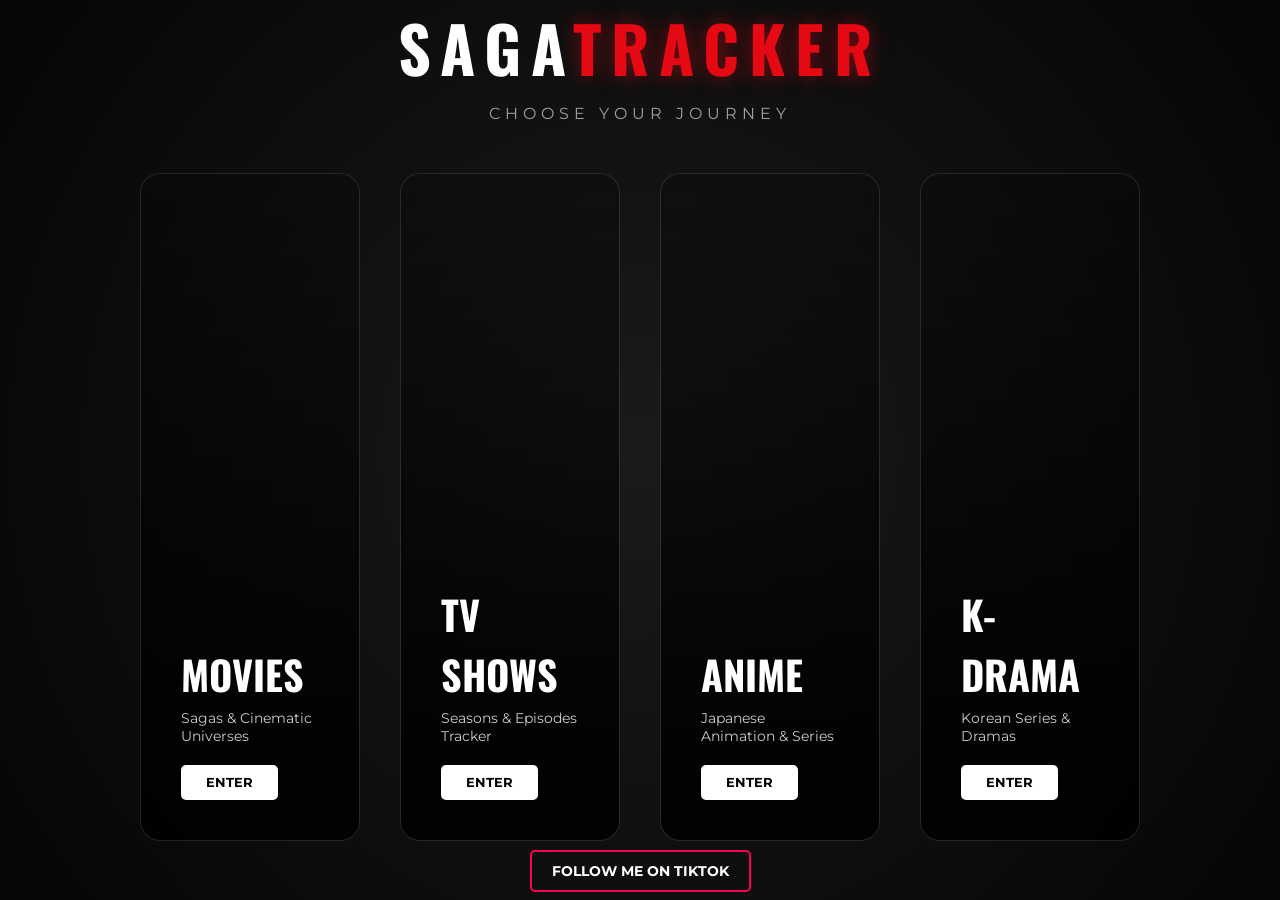
<file: index.html>
<!DOCTYPE html>
<html lang="fr">
<head>
    <meta charset="UTF-8">
    <meta name="viewport" content="width=device-width, initial-scale=1.0">
    <title>Saga Tracker | Select Experience</title>
    <link rel="stylesheet" href="style.css">
    <link href="https://fonts.googleapis.com/css2?family=Oswald:wght@700&family=Montserrat:wght@400;700&display=swap" rel="stylesheet">
</head>
<body>
    <div class="portal-container">
        <header class="portal-header">
            <h1 class="portal-title">SAGA<span class="highlight">TRACKER</span></h1>
            <p class="portal-subtitle">CHOOSE YOUR JOURNEY</p>
        </header>
        
        <div class="portal-grid">
            <a href="movies.html" class="portal-card movies">
                <div class="card-overlay"></div>
                <div class="card-content">
                    <h2>MOVIES</h2>
                    <p>Sagas & Cinematic Universes</p>
                    <div class="btn-enter">ENTER</div>
                </div>
            </a>

            <a href="series.html" class="portal-card series">
                <div class="card-overlay"></div>
                <div class="card-content">
                    <h2>TV SHOWS</h2>
                    <p>Seasons & Episodes Tracker</p>
                    <div class="btn-enter">ENTER</div>
                </div>
            </a>

            <a href="anime.html" class="portal-card anime">
                <div class="card-overlay"></div>
                <div class="card-content">
                    <h2>ANIME</h2>
                    <p>Japanese Animation & Series</p>
                    <div class="btn-enter">ENTER</div>
                </div>
            </a>

            <a href="kdrama.html" class="portal-card kdrama">
                <div class="card-overlay"></div>
                <div class="card-content">
                    <h2>K-DRAMA</h2>
                    <p>Korean Series & Dramas</p>
                    <div class="btn-enter">ENTER</div>
                </div>
            </a>
        </div>

        <footer class="portal-footer">
            <a href="https://www.tiktok.com/@salma.stf?_r=1&_t=ZN-94hbwpnwQeU" target="_blank" class="tiktok-link">
                FOLLOW ME ON TIKTOK
            </a>
        </footer>
    </div>
</body>
</html>
</file>
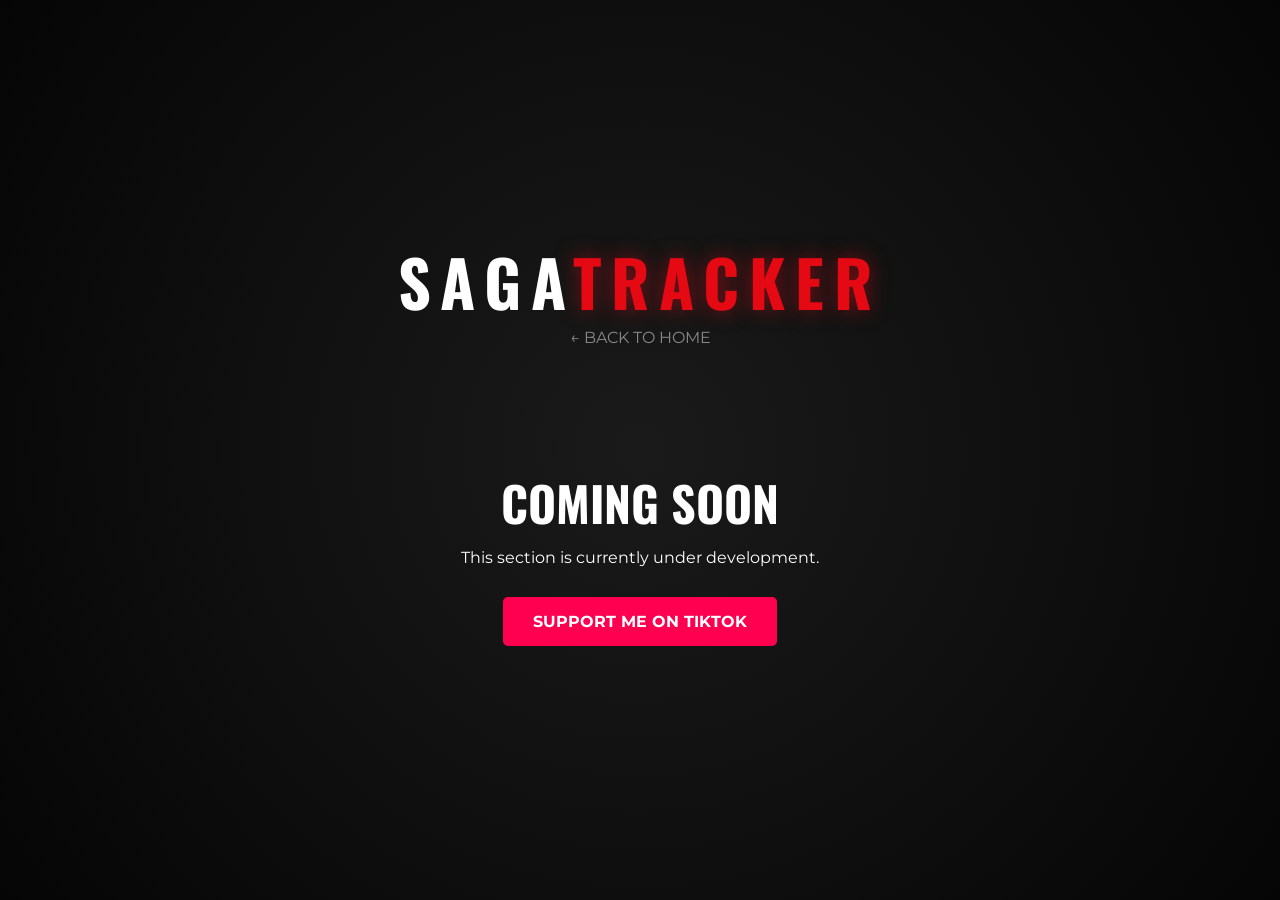
<file: anime.html>
<!DOCTYPE html>
<html lang="en">
<head>
    <meta charset="UTF-8">
    <meta name="viewport" content="width=device-width, initial-scale=1.0">
    <title>Saga Tracker | Coming Soon</title>
    <link rel="stylesheet" href="style.css">
    <link rel="stylesheet" href="coming-soon.css"> <link href="https://fonts.googleapis.com/css2?family=Oswald:wght@700&family=Montserrat:wght@400;700&display=swap" rel="stylesheet">
</head>
<body>
    <div class="portal-container">
        <header class="portal-header">
            <h1 class="portal-title">SAGA<span class="highlight">TRACKER</span></h1>
            <a href="index.html" class="back-link">← BACK TO HOME</a>
        </header>

        <main class="coming-soon-content">
            <h2>COMING SOON</h2>
            <p>This section is currently under development.</p>
            
            <a href="https://www.tiktok.com/@salma.stf?_r=1&_t=ZN-94hbwpnwQeU" target="_blank" class="tiktok-btn">
                SUPPORT ME ON TIKTOK
            </a>
        </main>
    </div>
</body>
</html>

        </main>

    <script src="script-series.js"></script>
</body>
</html>
</file>
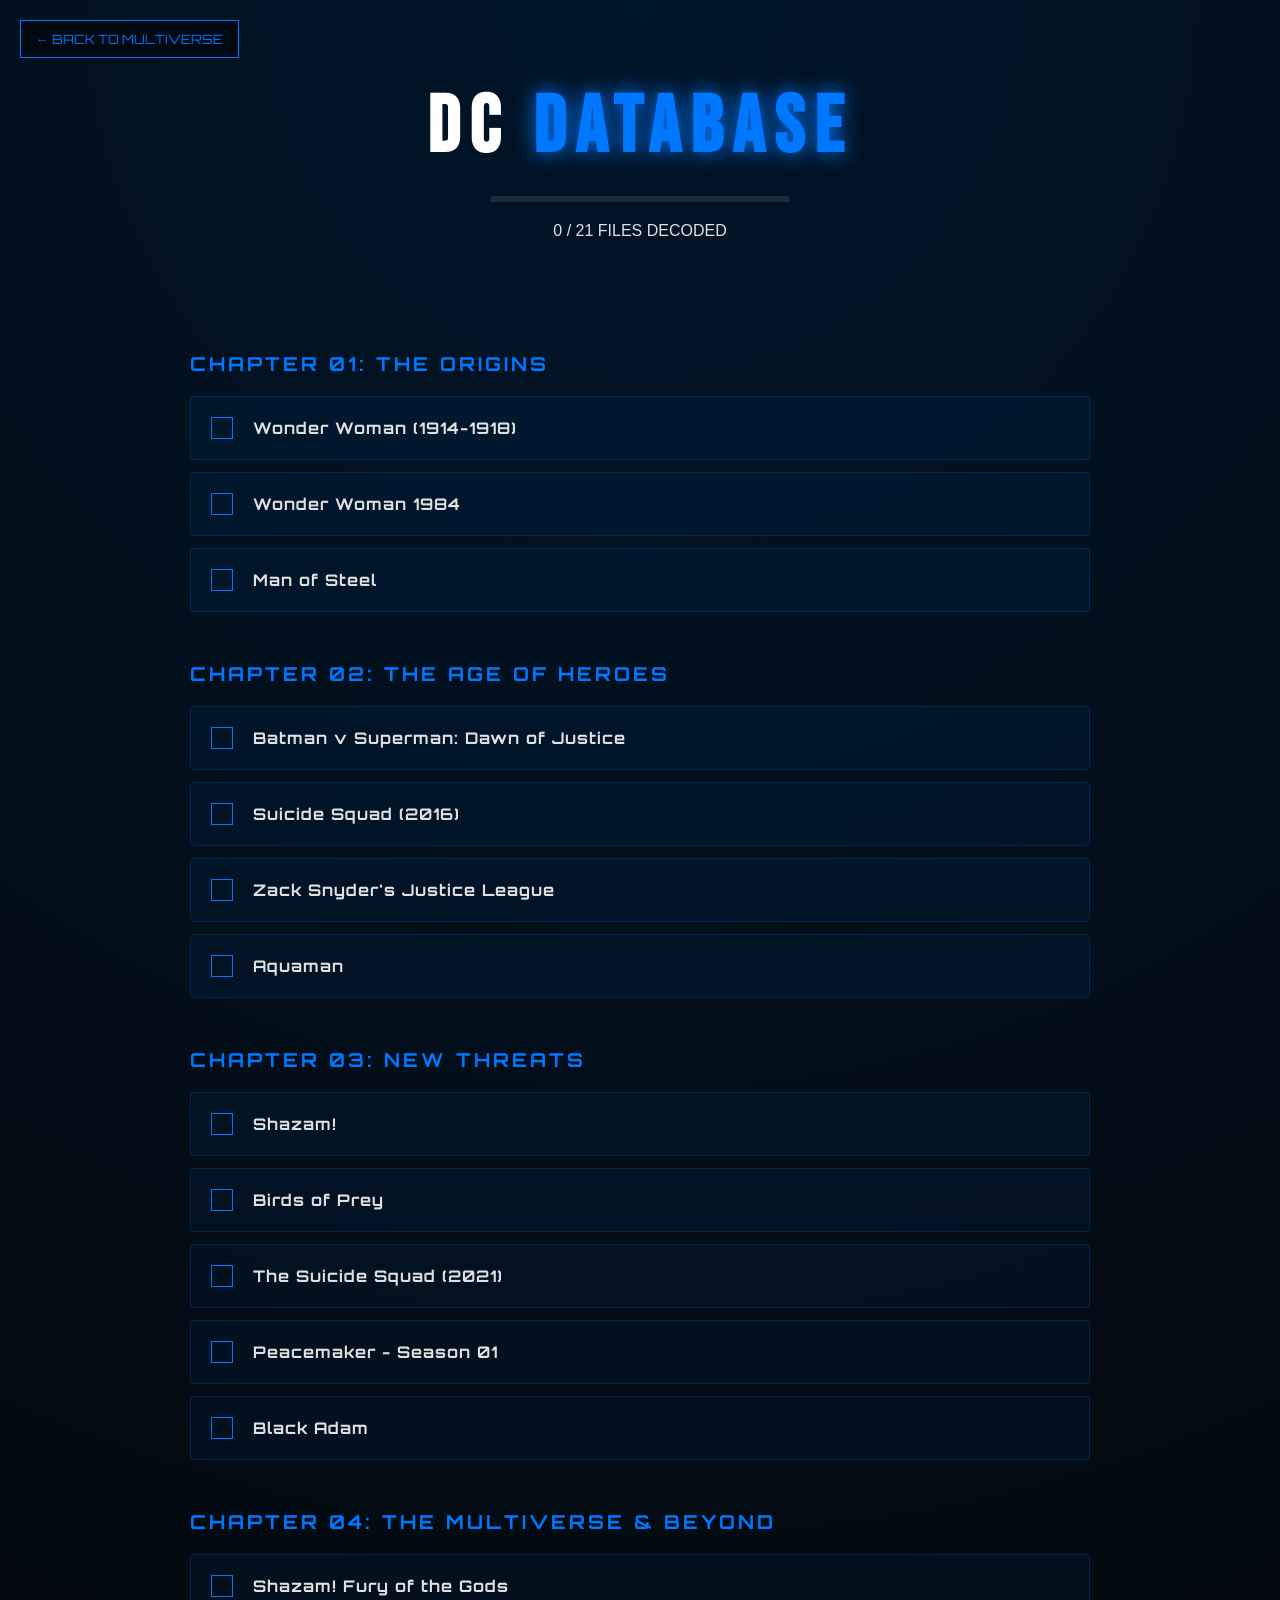
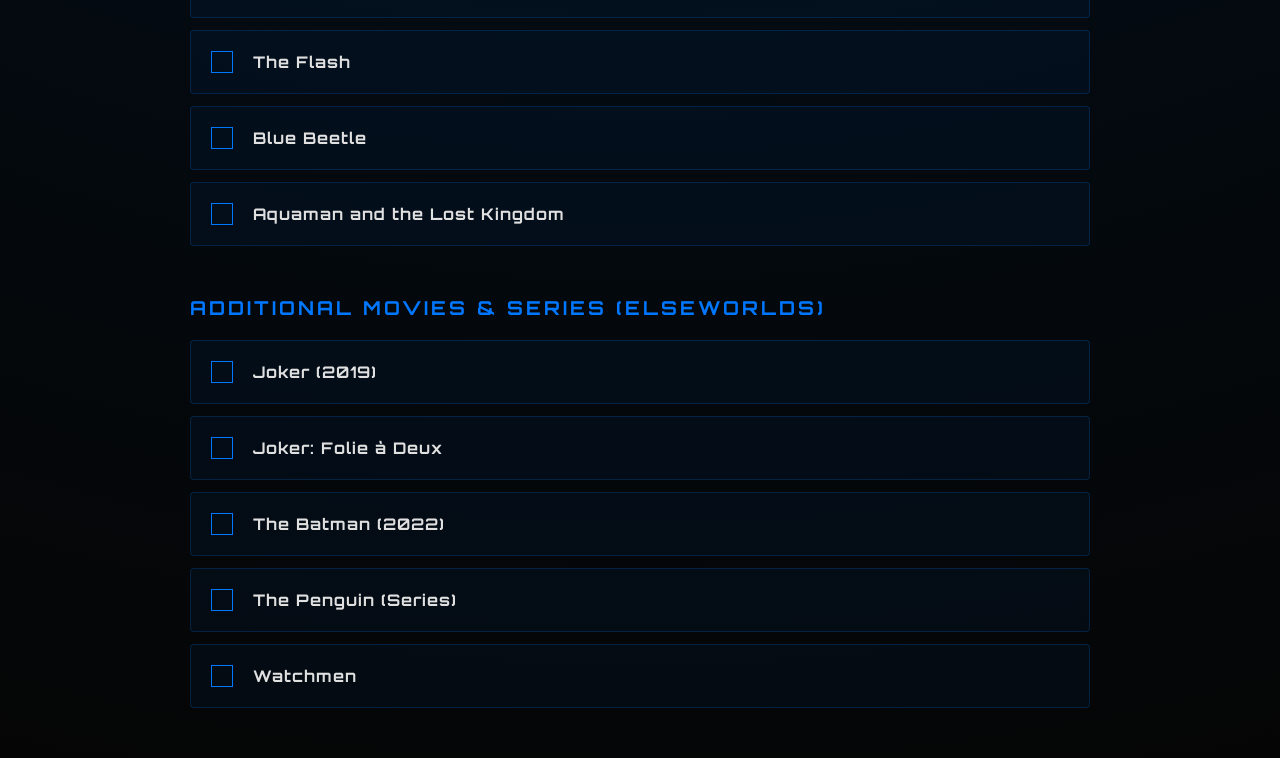
<file: dc.html>
<!DOCTYPE html>
<html lang="fr">
<head>
    <meta charset="UTF-8">
    <meta name="viewport" content="width=device-width, initial-scale=1.0">
    <title>DC Chronology | Database</title>
    <link rel="stylesheet" href="dc.css">
    <link href="https://fonts.googleapis.com/css2?family=Bebas+Neue&family=Orbitron:wght@400;700&display=swap" rel="stylesheet">
</head>
<body class="dc-body">
    <a href="movies.html" class="back-button">← BACK TO MULTIVERSE</a>

    <header class="dc-header">
        <div class="scanner-line"></div> <h1>DC <span class="highlight">DATABASE</span></h1>
        <div class="global-progress-bar">
            <div id="progress-fill" class="fill"></div>
        </div>
        <p id="movies-count">0 / 0 FILES DECODED</p>
    </header>

    <main id="timeline-container"></main>

    <script src="script-dc.js"></script>
</body>
</html>
</file>
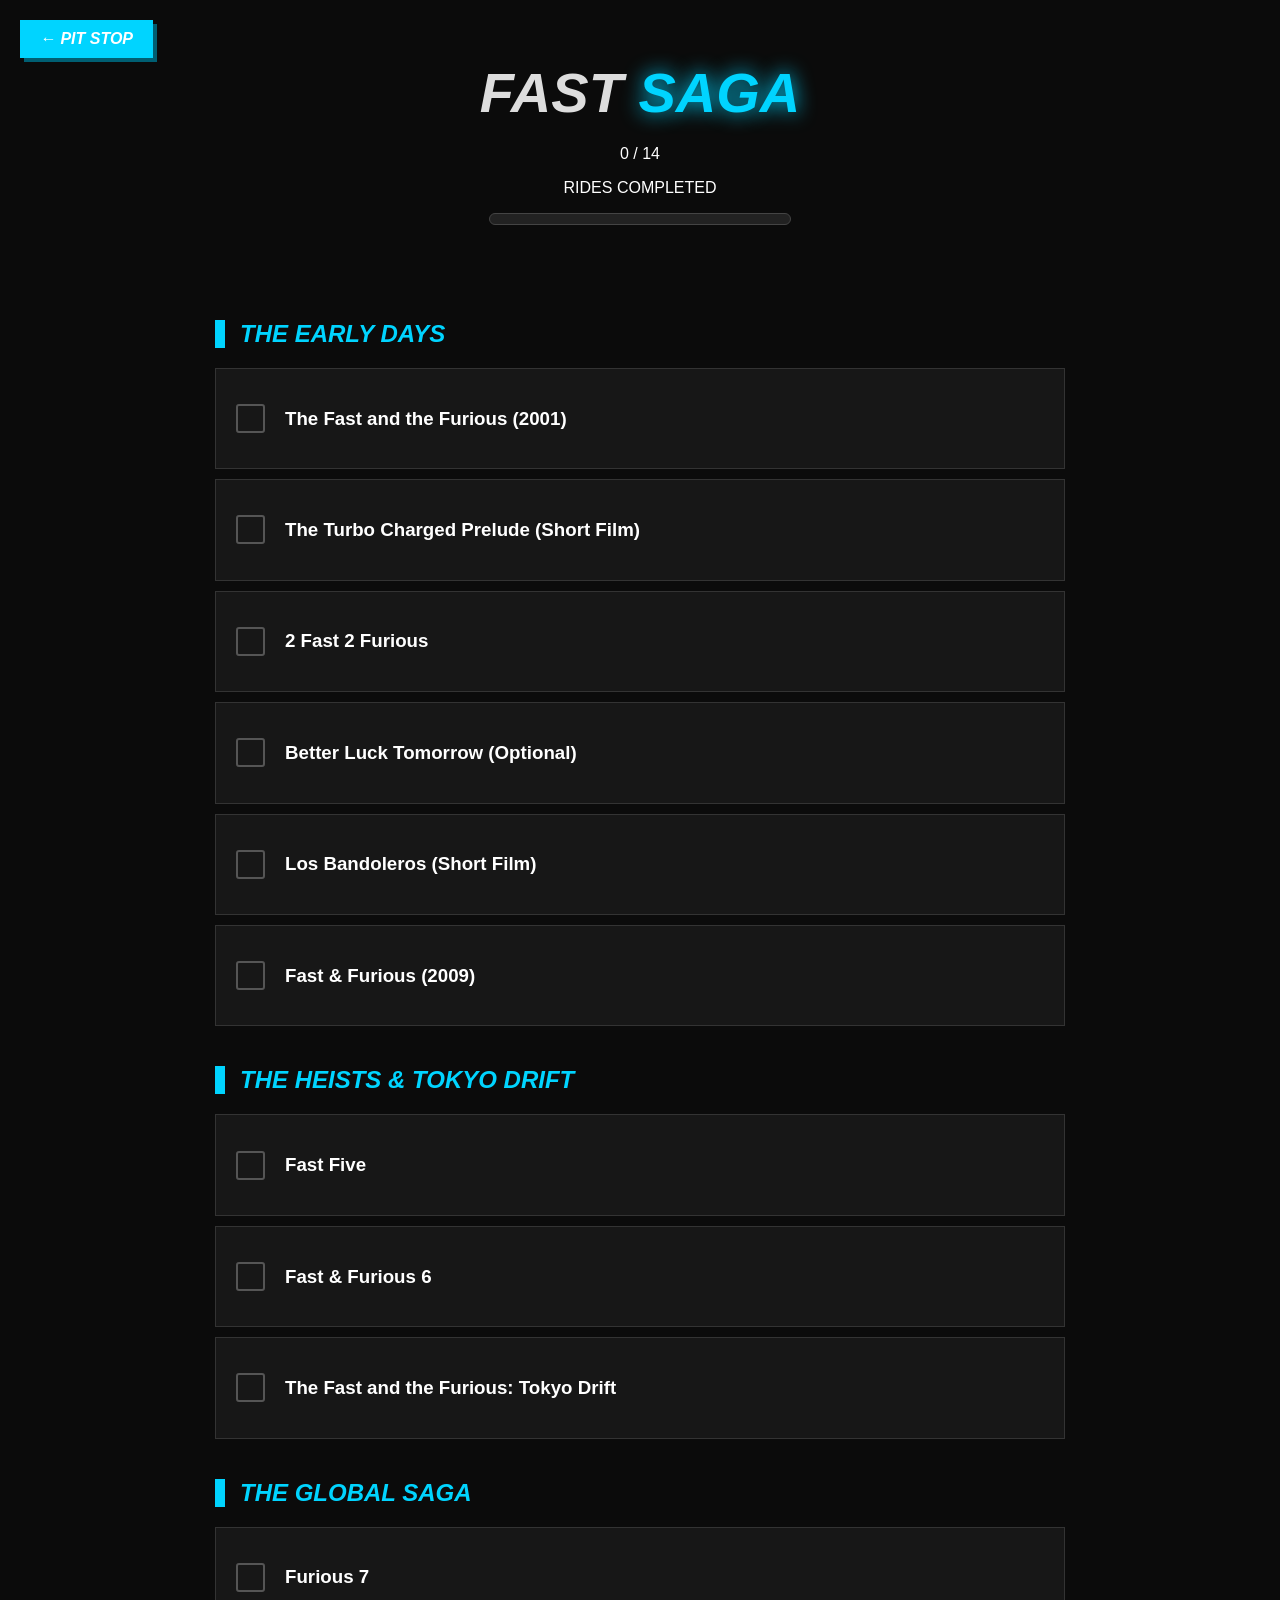
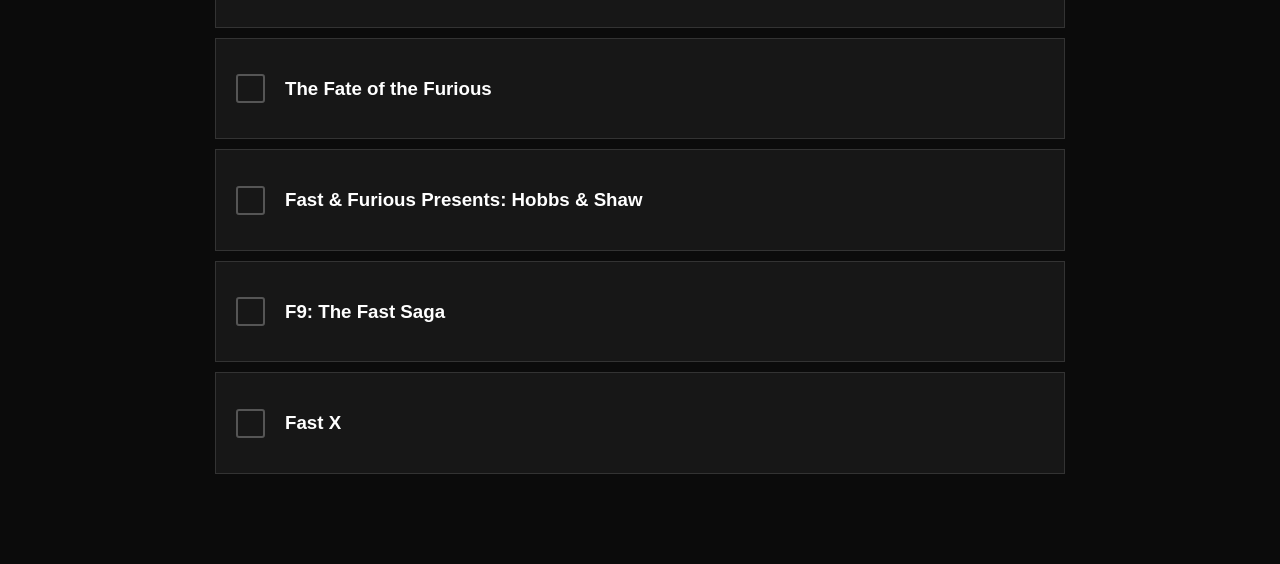
<file: fast.html>
<!DOCTYPE html>
<html lang="fr">
<head>
    <meta charset="UTF-8">
    <meta name="viewport" content="width=device-width, initial-scale=1.0">
    <title>Fast Saga | Timeline</title>
    <link rel="stylesheet" href="fast.css">
</head>
<body class="fast-body">
    <a href="movies.html" class="back-button">← PIT STOP</a>

    <header class="fast-header">
        <h1>FAST <span class="nitro">SAGA</span></h1>
        <div class="dashboard">
            <div class="gauge">
                <span id="movies-count">0/0</span>
                <p>RIDES COMPLETED</p>
            </div>
            <div class="progress-container">
                <div id="progress-fill" class="nitro-bar"></div>
            </div>
        </div>
    </header>

    <main id="timeline-container"></main>

    <script src="script-fast.js"></script>
</body>
</html>
</file>
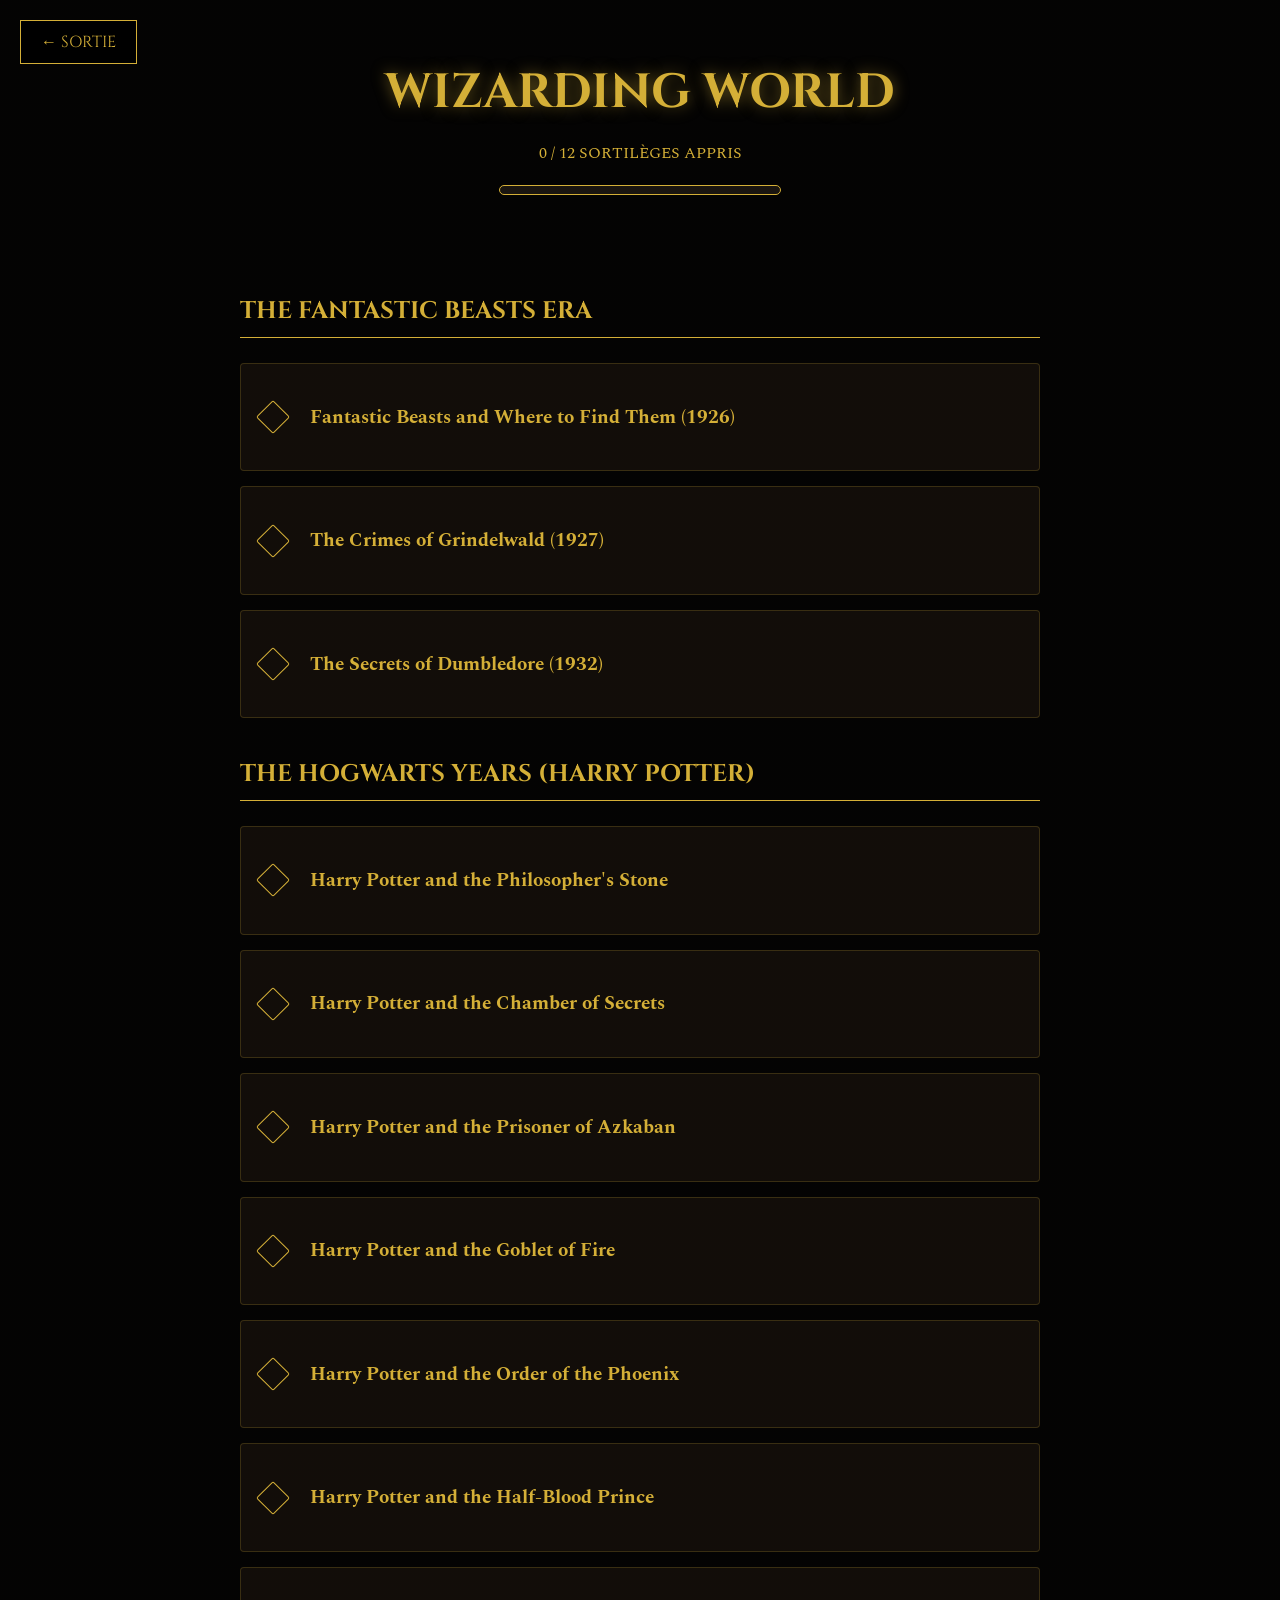
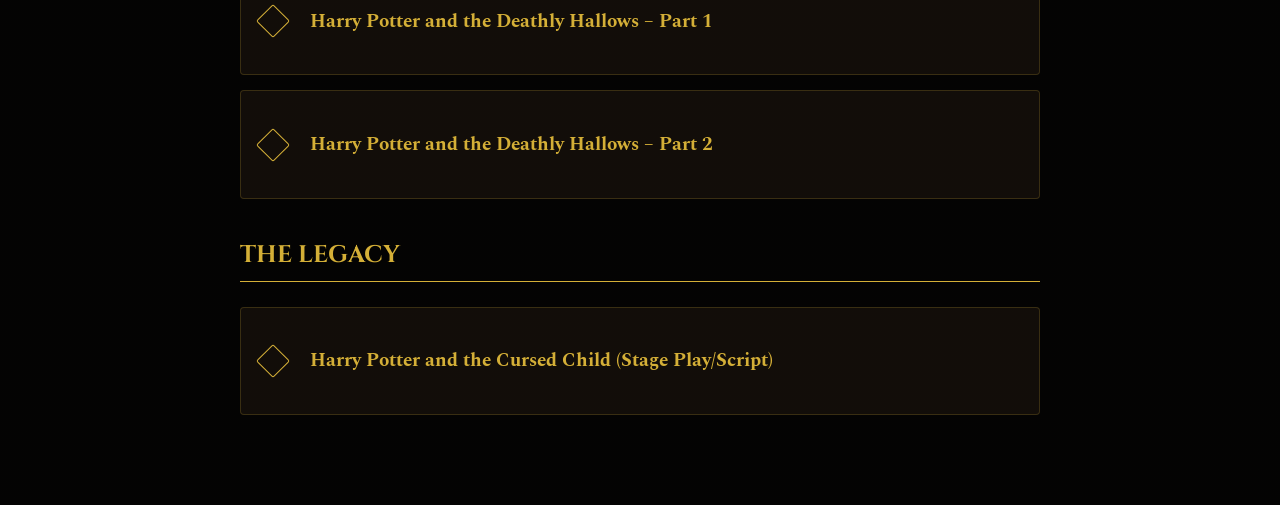
<file: harrypotter.html>
<!DOCTYPE html>
<html lang="fr">
<head>
    <meta charset="UTF-8">
    <meta name="viewport" content="width=device-width, initial-scale=1.0">
    <title>Wizarding World | Timeline</title>
    <link rel="stylesheet" href="harrypotter.css">
    <link href="https://fonts.googleapis.com/css2?family=Cinzel:wght@400;700&family=Spectral:italic,wght@400;700&display=swap" rel="stylesheet">
</head>
<body class="hp-body">
    <a href="movies.html" class="back-button">← SORTIE</a>

    <header class="hp-header">
        <h1>WIZARDING <span class="magic">WORLD</span></h1>
        <div class="hp-stats">
            <p id="movies-count">0 / 0 SORTILÈGES APPRIS</p>
            <div class="hp-progress-bar">
                <div id="progress-fill" class="fill"></div>
            </div>
        </div>
    </header>

    <main id="timeline-container"></main>

    <script src="script-hp.js"></script>
</body>
</html>
</file>
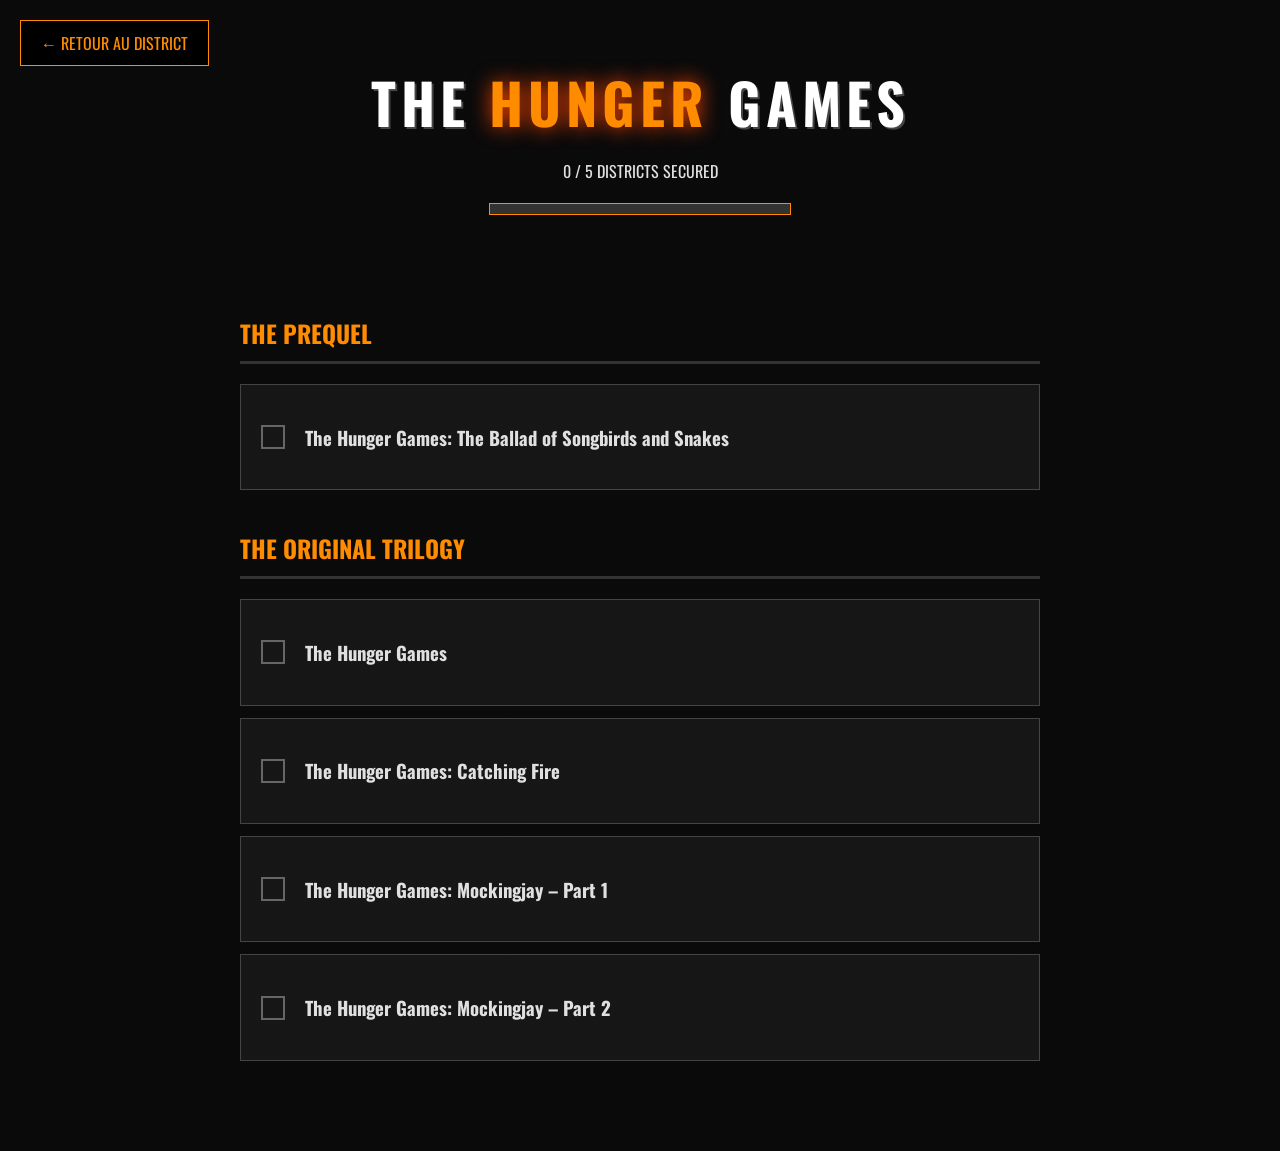
<file: hunger.html>
<!DOCTYPE html>
<html lang="fr">
<head>
    <meta charset="UTF-8">
    <meta name="viewport" content="width=device-width, initial-scale=1.0">
    <title>Hunger Games | Panem Archives</title>
    <link rel="stylesheet" href="hunger.css">
    <link href="https://fonts.googleapis.com/css2?family=Oswald:wght@400;700&display=swap" rel="stylesheet">
</head>
<body class="hg-body">
    <a href="movies.html" class="back-button">← RETOUR AU DISTRICT</a>

    <header class="hg-header">
        <h1>THE <span class="fire">HUNGER</span> GAMES</h1>
        <div class="hg-stats">
            <p id="movies-count">0 / 0 DISTRICTS SECURED</p>
            <div class="hg-progress-bar">
                <div id="progress-fill" class="fill"></div>
            </div>
        </div>
    </header>

    <main id="timeline-container"></main>

    <script src="script-hunger.js"></script>
</body>
</html>
</file>
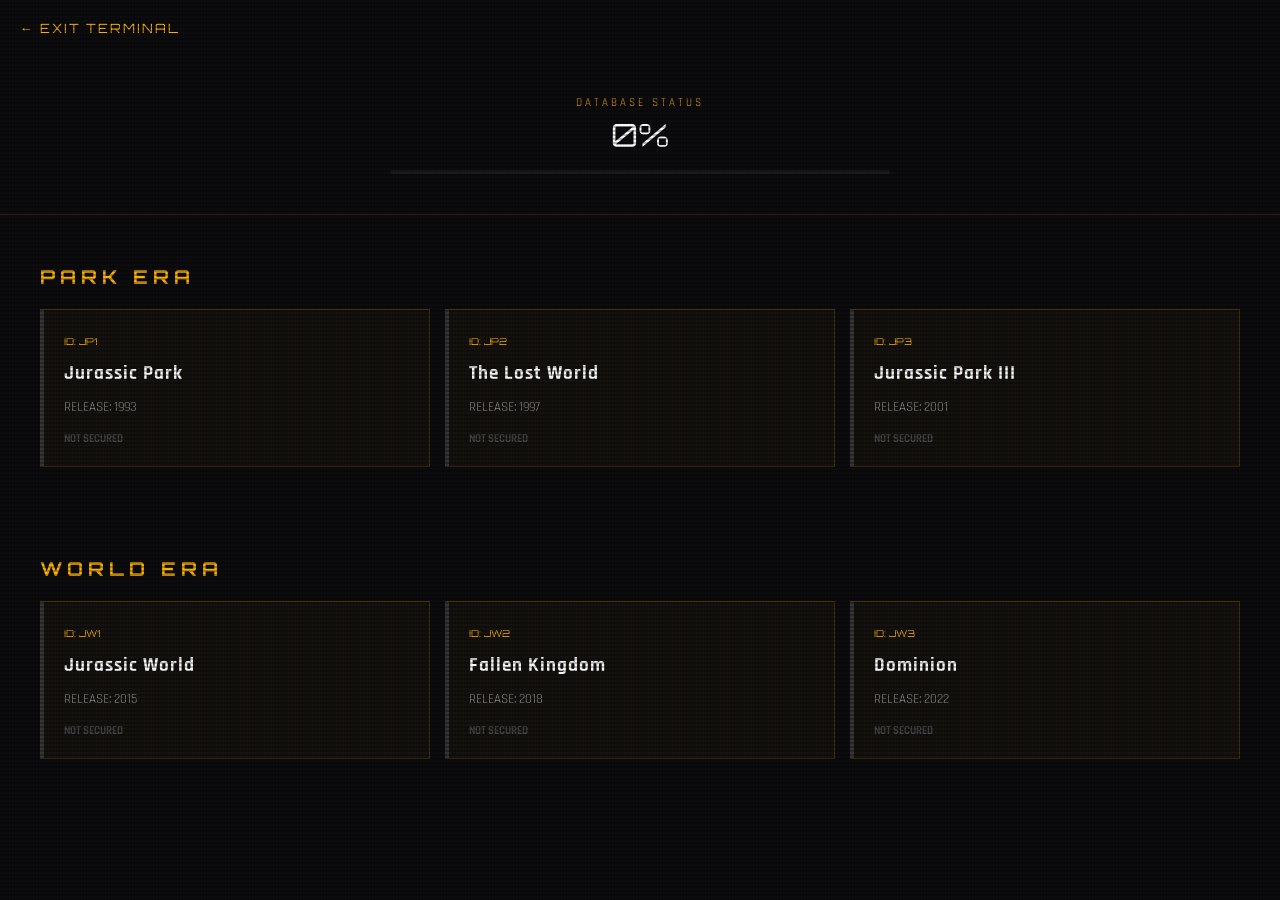
<file: jurassic.html>
<!DOCTYPE html>
<html lang="en">
<head>
    <meta charset="UTF-8">
    <meta name="viewport" content="width=device-width, initial-scale=1.0">
    <title>InGen | Jurassic Tracker</title>
    <link rel="stylesheet" href="jurassic.css">
    <link href="https://fonts.googleapis.com/css2?family=Orbitron:wght@400;700&family=Rajdhani:wght@300;500;700&display=swap" rel="stylesheet">
</head>
<body>
    <div class="scanline"></div>
    <a href="movies.html" class="back-link">← EXIT TERMINAL</a>

    <header>
        <div class="header-content">
            <div class="global-stats">
                <div class="stat-item">
                    <span class="label">DATABASE STATUS</span>
                    <span id="final-percentage" class="value">0%</span>
                </div>
                <div class="progress-wrapper">
                    <div id="main-bar" class="progress-fill"></div>
                </div>
            </div>
        </div>
    </header>

    <main id="timeline-container"></main>

    <script src="script-jurassic.js"></script>
</body>
</html>
</file>
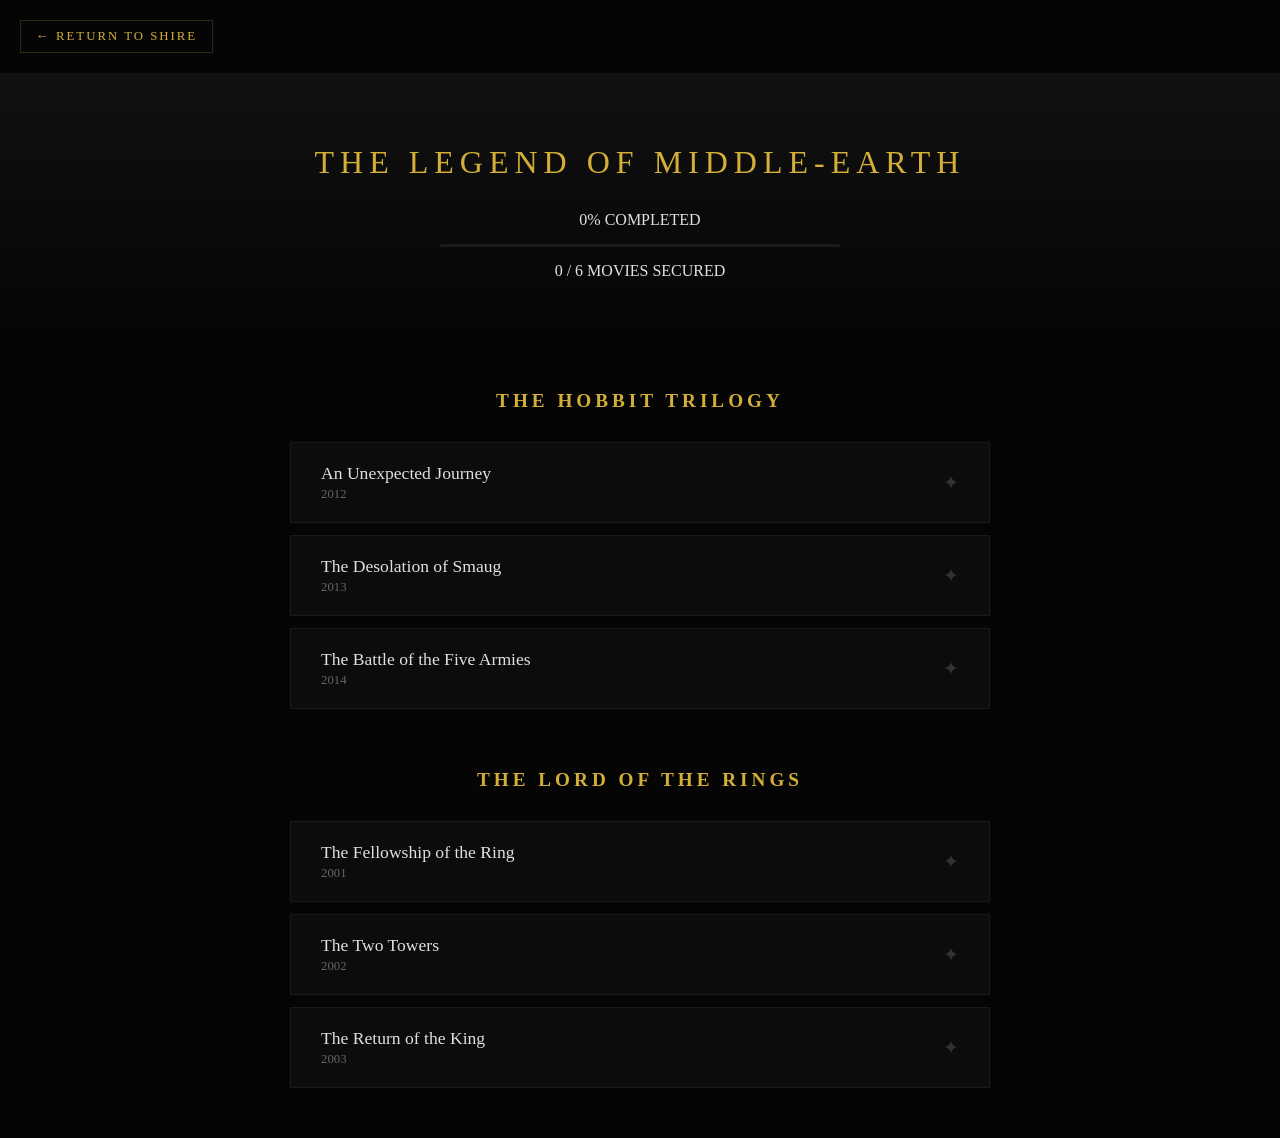
<file: lotr.html>
<!DOCTYPE html>
<html lang="en">
<head>
    <meta charset="UTF-8">
    <meta name="viewport" content="width=device-width, initial-scale=1.0">
    <title>Middle-Earth Tracker</title>
    <link rel="stylesheet" href="lotr.css">
</head>
<body>
    <a href="movies.html" class="back-link">← RETURN TO SHIRE</a>

    <header>
        <div class="header-content">
            <h1 class="main-title">THE LEGEND OF MIDDLE-EARTH</h1>
            <div class="progress-container">
                <span id="final-percentage">0% COMPLETED</span>
                <div class="bar-bg"><div id="main-bar"></div></div>
                <span id="final-count">0 / 6 MOVIES</span>
            </div>
        </div>
    </header>

    <main id="timeline-container"></main>

    <script src="script-lotr.js"></script>
</body>
</html>
</file>
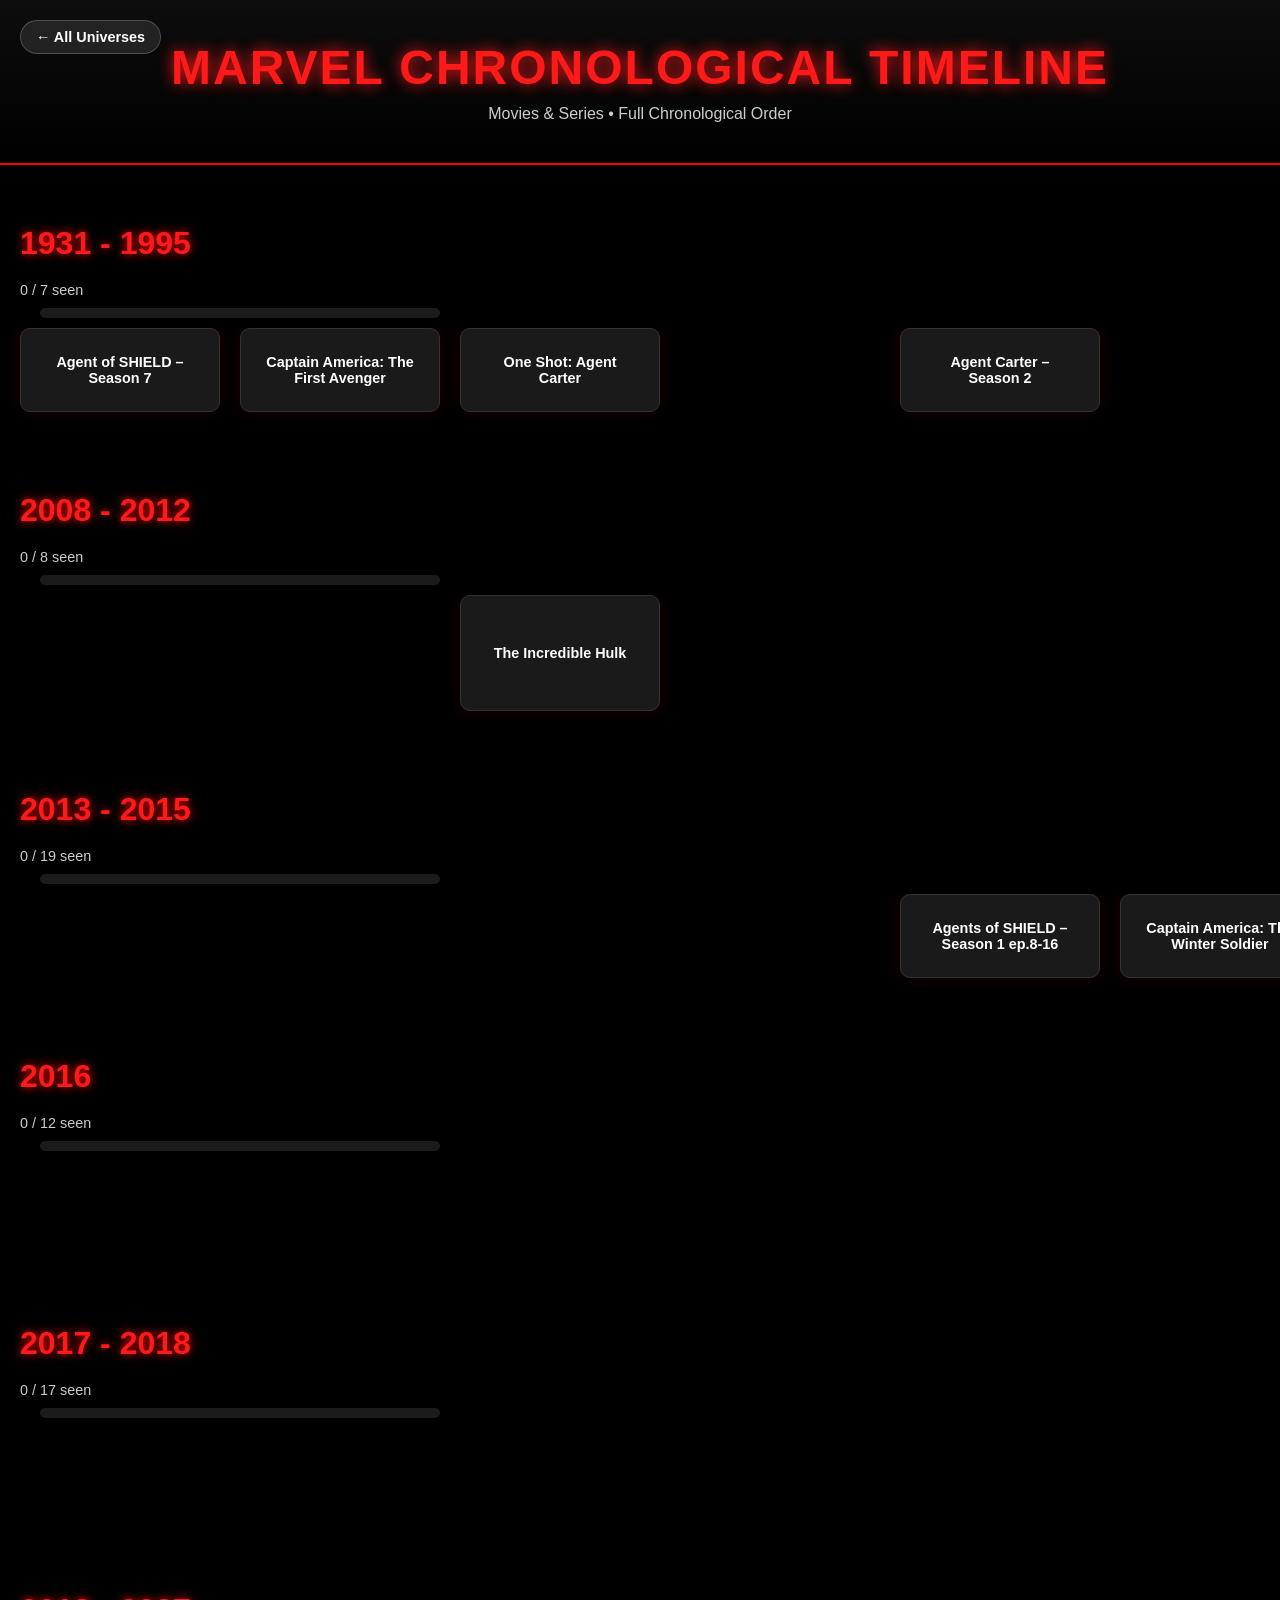
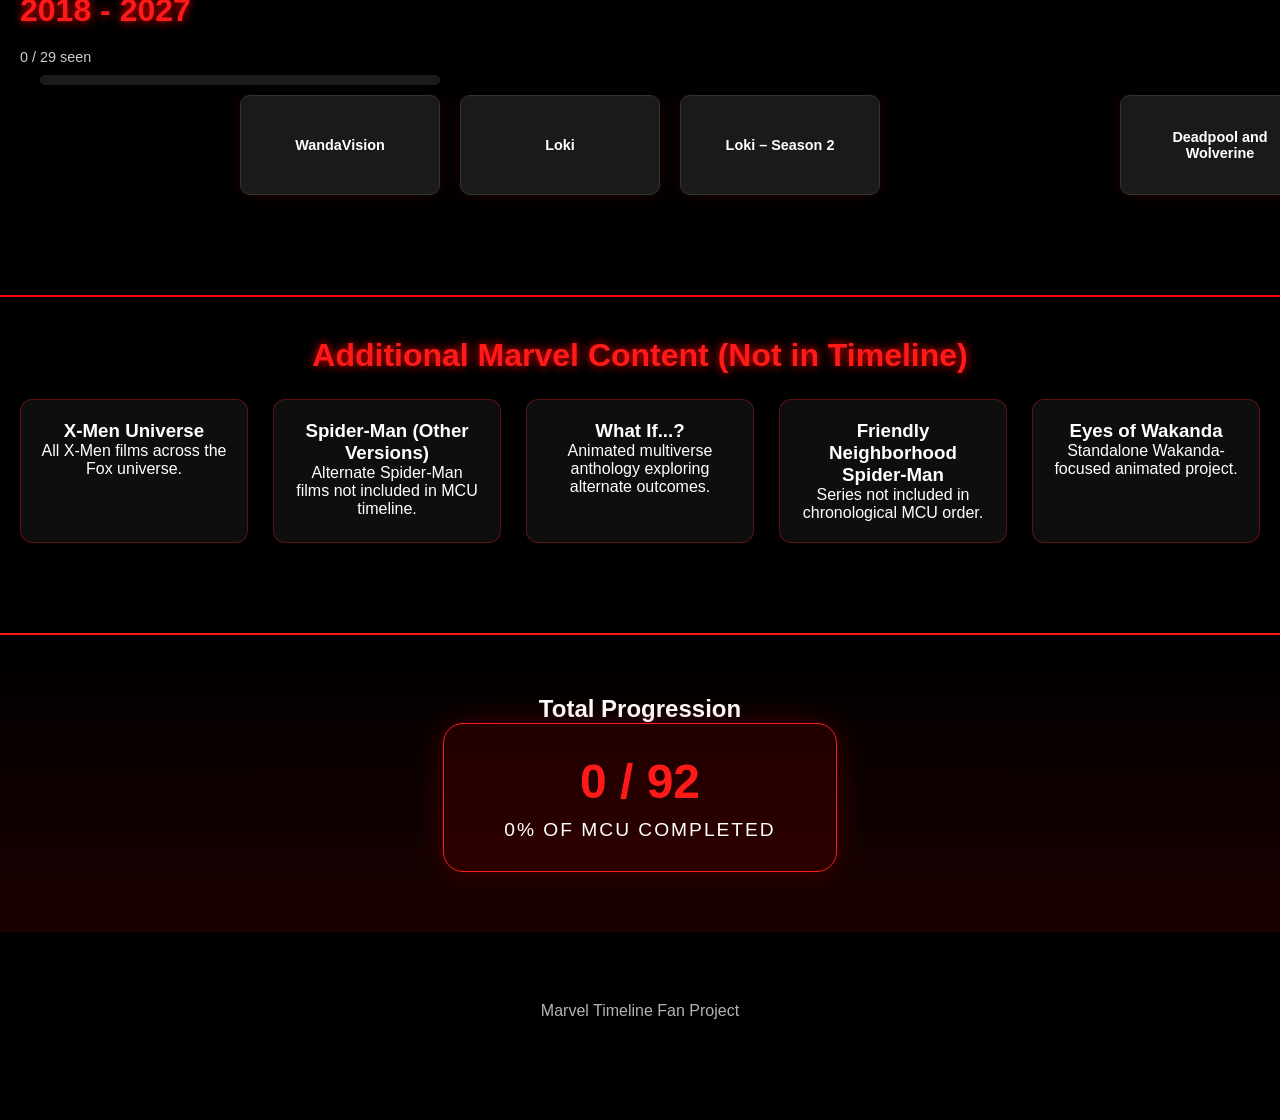
<file: marvel.html>
<!DOCTYPE html>
<html lang="en">
<head>
    <meta charset="UTF-8" />
    <meta name="viewport" content="width=device-width, initial-scale=1.0" />
    <title>Marvel Cinematic Timeline</title>
    <link rel="stylesheet" href="marvel.css" />
</head>
<body>
    <a href="movies.html" class="back-link">← All Universes</a>
    <header>
        <h1>Marvel Chronological Timeline</h1>
        <p>Movies & Series • Full Chronological Order</p>
    </header>

    <main id="timeline"></main>

    <section class="missing-section">
        <h2>Additional Marvel Content (Not in Timeline)</h2>

        <div class="missing-grid">

            <div class="missing-card">
                <h3>X-Men Universe</h3>
                <p>All X-Men films across the Fox universe.</p>
            </div>

            <div class="missing-card">
                <h3>Spider-Man (Other Versions)</h3>
                <p>Alternate Spider-Man films not included in MCU timeline.</p>
            </div>

            <div class="missing-card">
                <h3>What If...?</h3>
                <p>Animated multiverse anthology exploring alternate outcomes.</p>
            </div>

            <div class="missing-card">
                <h3>Friendly Neighborhood Spider-Man</h3>
                <p>Series not included in chronological MCU order.</p>
            </div>

            <div class="missing-card">
                <h3>Eyes of Wakanda</h3>
                <p>Standalone Wakanda-focused animated project.</p>
            </div>

        </div>
    </section>
<section class="final-stats">
    <h2>Total Progression</h2> <div class="final-box">
        <span id="final-total-counter">0 / 0</span>
        <p id="final-percentage">0% of MCU completed</p> </div>
</section>
</section>
    <footer>
        <p>Marvel Timeline Fan Project</p>
    </footer>
    <script src="script-marvel.js"></script>
</body>
</html>
</file>
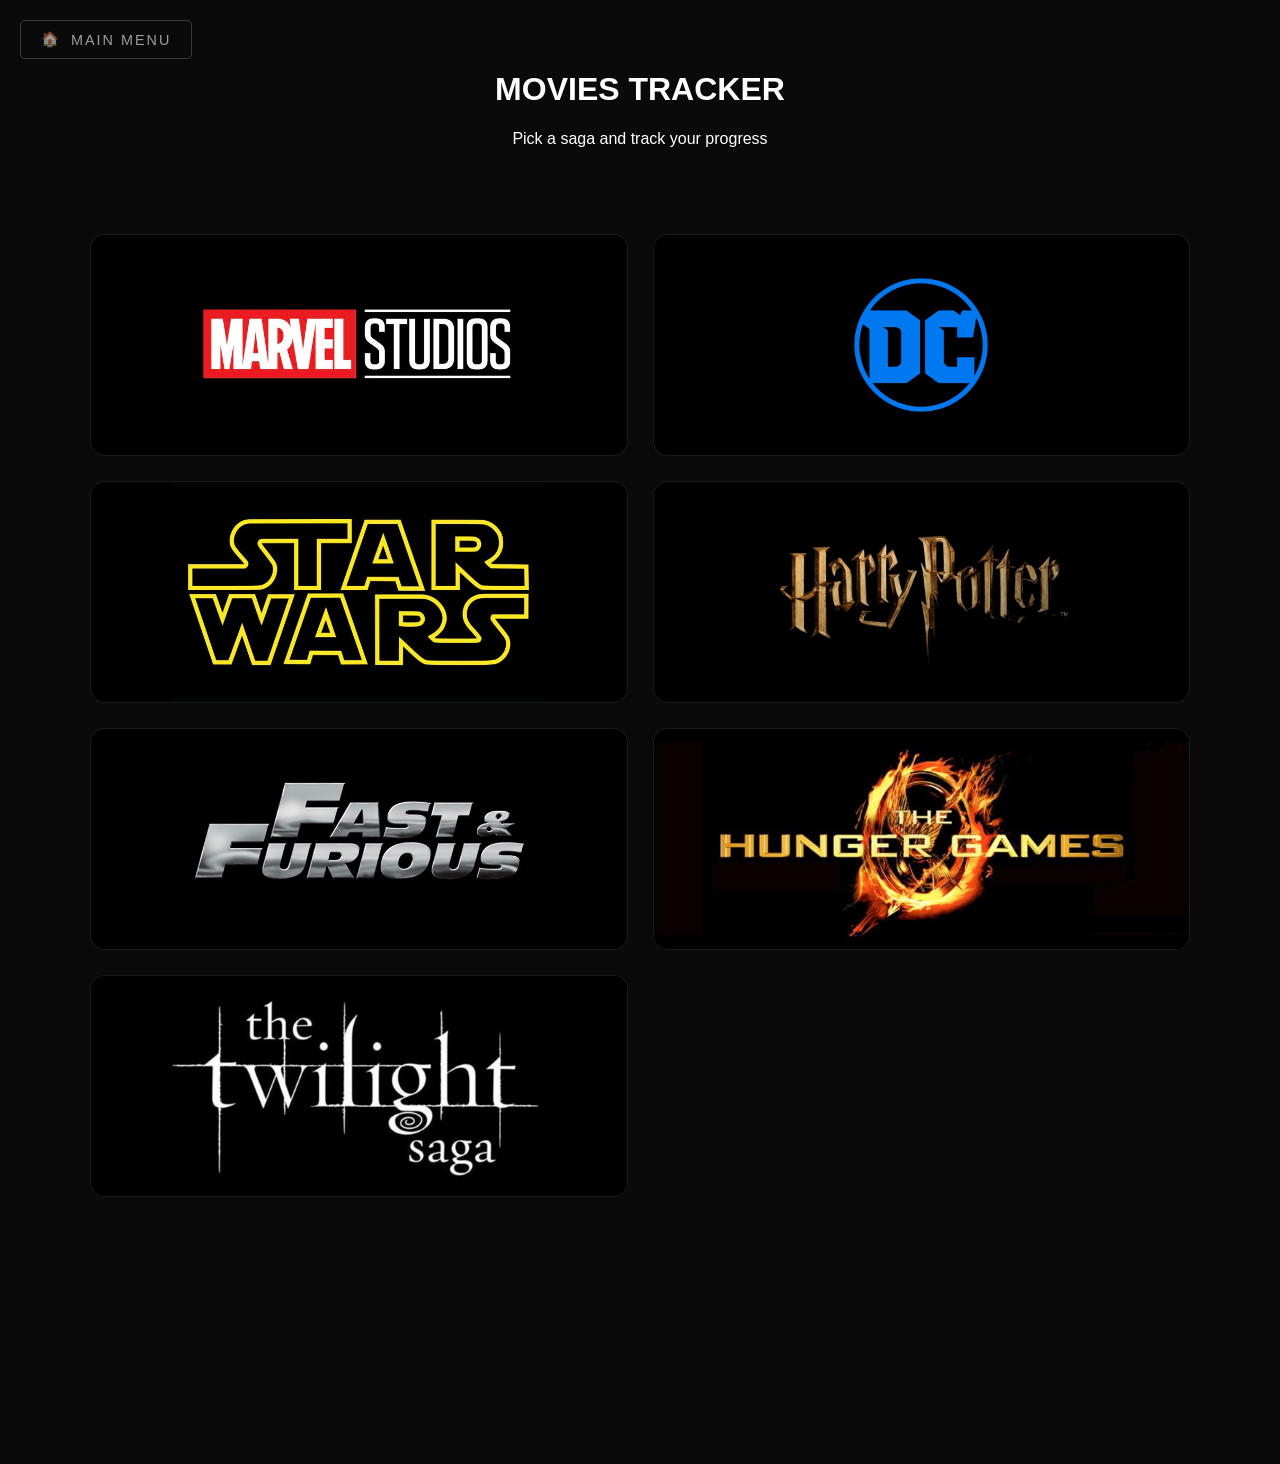
<file: movies.html>
<!DOCTYPE html>
<html lang="fr">
<head>
    <meta charset="UTF-8">
    <meta name="viewport" content="width=device-width, initial-scale=1.0">
    <title>Movies Tracker - Choose Your Saga</title>
    <link rel="stylesheet" href="movies.css">
</head>

<body>
    <a href="index.html" class="home-button">
        <span class="icon">🏠</span> MAIN MENU
    </a>

    <header class="main-header">
        <h1>MOVIES TRACKER</h1>
        <p>Pick a saga and track your progress</p>
    </header>

    <main class="universe-grid">
        <a href="marvel.html" class="uni-card marvel">
            <div class="bg-image"></div>
            <div class="uni-info">
                <h2>MARVEL</h2>
                <div class="rating-badge" onclick="event.preventDefault();"> 
                    <input type="number" id="rating-marvel" placeholder="0" min="0" max="10">
                    <span>/10</span>
                    <button onclick="saveUniverseNote('marvel')">OK</button>
                </div>
            </div>
        </a>

        <a href="dc.html" class="uni-card dc">
            <div class="bg-image"></div>
            <div class="uni-info">
                <h2>DC UNIVERSE</h2>
                <div class="rating-badge" onclick="event.preventDefault();"> 
                    <input type="number" id="rating-dc" placeholder="0" min="0" max="10">
                    <span>/10</span>
                    <button onclick="saveUniverseNote('dc')">OK</button>
                </div>
            </div>
        </a>

        <a href="starwars.html" class="uni-card starwars">
            <div class="bg-image"></div>
            <div class="uni-info">
                <h2>STAR WARS</h2>
                <div class="rating-badge" onclick="event.preventDefault();"> 
                    <input type="number" id="rating-starwars" placeholder="0" min="0" max="10">
                    <span>/10</span>
                    <button onclick="saveUniverseNote('starwars')">OK</button>
                </div>
            </div>
        </a>

        <a href="harrypotter.html" class="uni-card harrypotter">
            <div class="bg-image"></div>
            <div class="uni-info">
                <h2>HARRY POTTER</h2>
                <div class="rating-badge" onclick="event.preventDefault();"> 
                    <input type="number" id="rating-harrypotter" placeholder="0" min="0" max="10">
                    <span>/10</span>
                    <button onclick="saveUniverseNote('harrypotter')">OK</button>
                </div>
            </div>
        </a>

        <a href="fast.html" class="uni-card fast">
            <div class="bg-image"></div>
            <div class="uni-info">
                <h2>FAST SAGA</h2>
                <div class="rating-badge" onclick="event.preventDefault();"> 
                    <input type="number" id="rating-fast" placeholder="0" min="0" max="10">
                    <span>/10</span>
                    <button onclick="saveUniverseNote('fast')">OK</button>
                </div>
            </div>
        </a>

        <a href="hunger.html" class="uni-card hunger">
            <div class="bg-image"></div>
            <div class="uni-info">
                <h2>HUNGER GAMES</h2>
                <div class="rating-badge" onclick="event.preventDefault();"> 
                    <input type="number" id="rating-hunger" placeholder="0" min="0" max="10">
                    <span>/10</span>
                    <button onclick="saveUniverseNote('hunger')">OK</button>
                </div>
            </div>
        </a>

        <a href="twilight.html" class="uni-card twilight">
            <div class="bg-image"></div>
            <div class="uni-info">
                <h2>TWILIGHT</h2>
                <div class="rating-badge" onclick="event.preventDefault();"> 
                    <input type="number" id="rating-twilight" placeholder="0" min="0" max="10">
                    <span>/10</span>
                    <button onclick="saveUniverseNote('twilight')">OK</button>
                </div>
            </div>
        </a>

        <a href="jurassic.html" class="uni-card jurassic">
            <div class="bg-image"></div>
            <div class="uni-info">
                <h2>JURASSIC</h2>
                <div class="rating-badge" onclick="event.preventDefault();"> 
                    <input type="number" id="rating-jurassic" placeholder="0" min="0" max="10">
                    <span>/10</span>
                    <button onclick="saveUniverseNote('jurassic')">OK</button>
                </div>
            </div>
        </a>

        <a href="lotr.html" class="uni-card lotr">
            <div class="bg-image"></div>
            <div class="uni-info">
                <h2>LOTR</h2>
                <div class="rating-badge" onclick="event.preventDefault();"> 
                    <input type="number" id="rating-lotr" placeholder="0" min="0" max="10">
                    <span>/10</span>
                    <button onclick="saveUniverseNote('lotr')">OK</button>
                </div>
            </div>
        </a>
    </main>

    <script src="script-movies.js"></script>
</body>
</html>
</a>

    <script src="script-movies.js"></script>
</body>
</html>
</file>
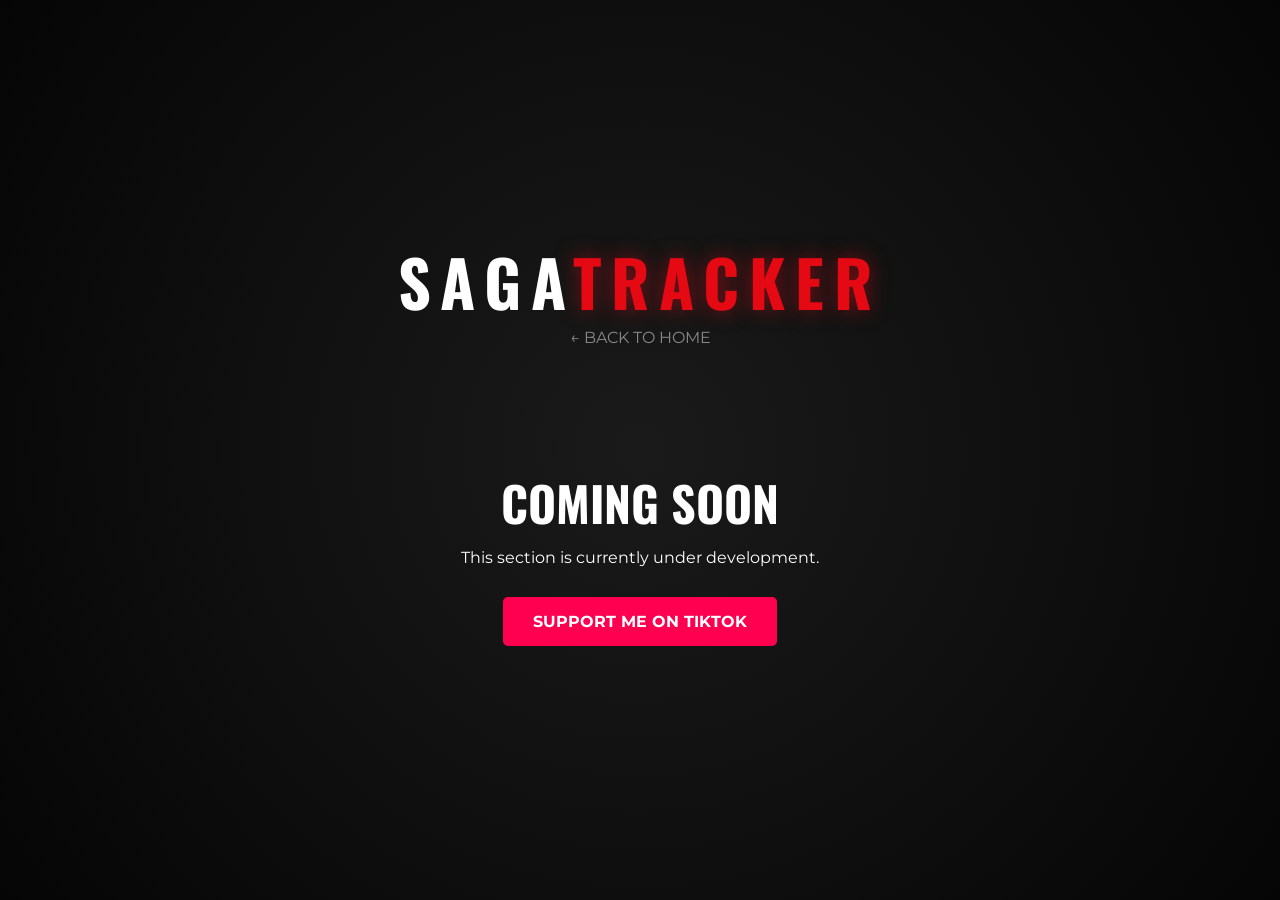
<file: series.html>
<!DOCTYPE html>
<html lang="en">
<head>
    <meta charset="UTF-8">
    <meta name="viewport" content="width=device-width, initial-scale=1.0">
    <title>Saga Tracker | Coming Soon</title>
    <link rel="stylesheet" href="style.css">
    <link rel="stylesheet" href="coming-soon.css"> <link href="https://fonts.googleapis.com/css2?family=Oswald:wght@700&family=Montserrat:wght@400;700&display=swap" rel="stylesheet">
</head>
<body>
    <div class="portal-container">
        <header class="portal-header">
            <h1 class="portal-title">SAGA<span class="highlight">TRACKER</span></h1>
            <a href="index.html" class="back-link">← BACK TO HOME</a>
        </header>

        <main class="coming-soon-content">
            <h2>COMING SOON</h2>
            <p>This section is currently under development.</p>
            
            <a href="https://www.tiktok.com/@salma.stf?_r=1&_t=ZN-94hbwpnwQeU" target="_blank" class="tiktok-btn">
                SUPPORT ME ON TIKTOK
            </a>
        </main>
    </div>
</body>
</html>

        </main>

    <script src="script-series.js"></script>
</body>
</html>
</file>
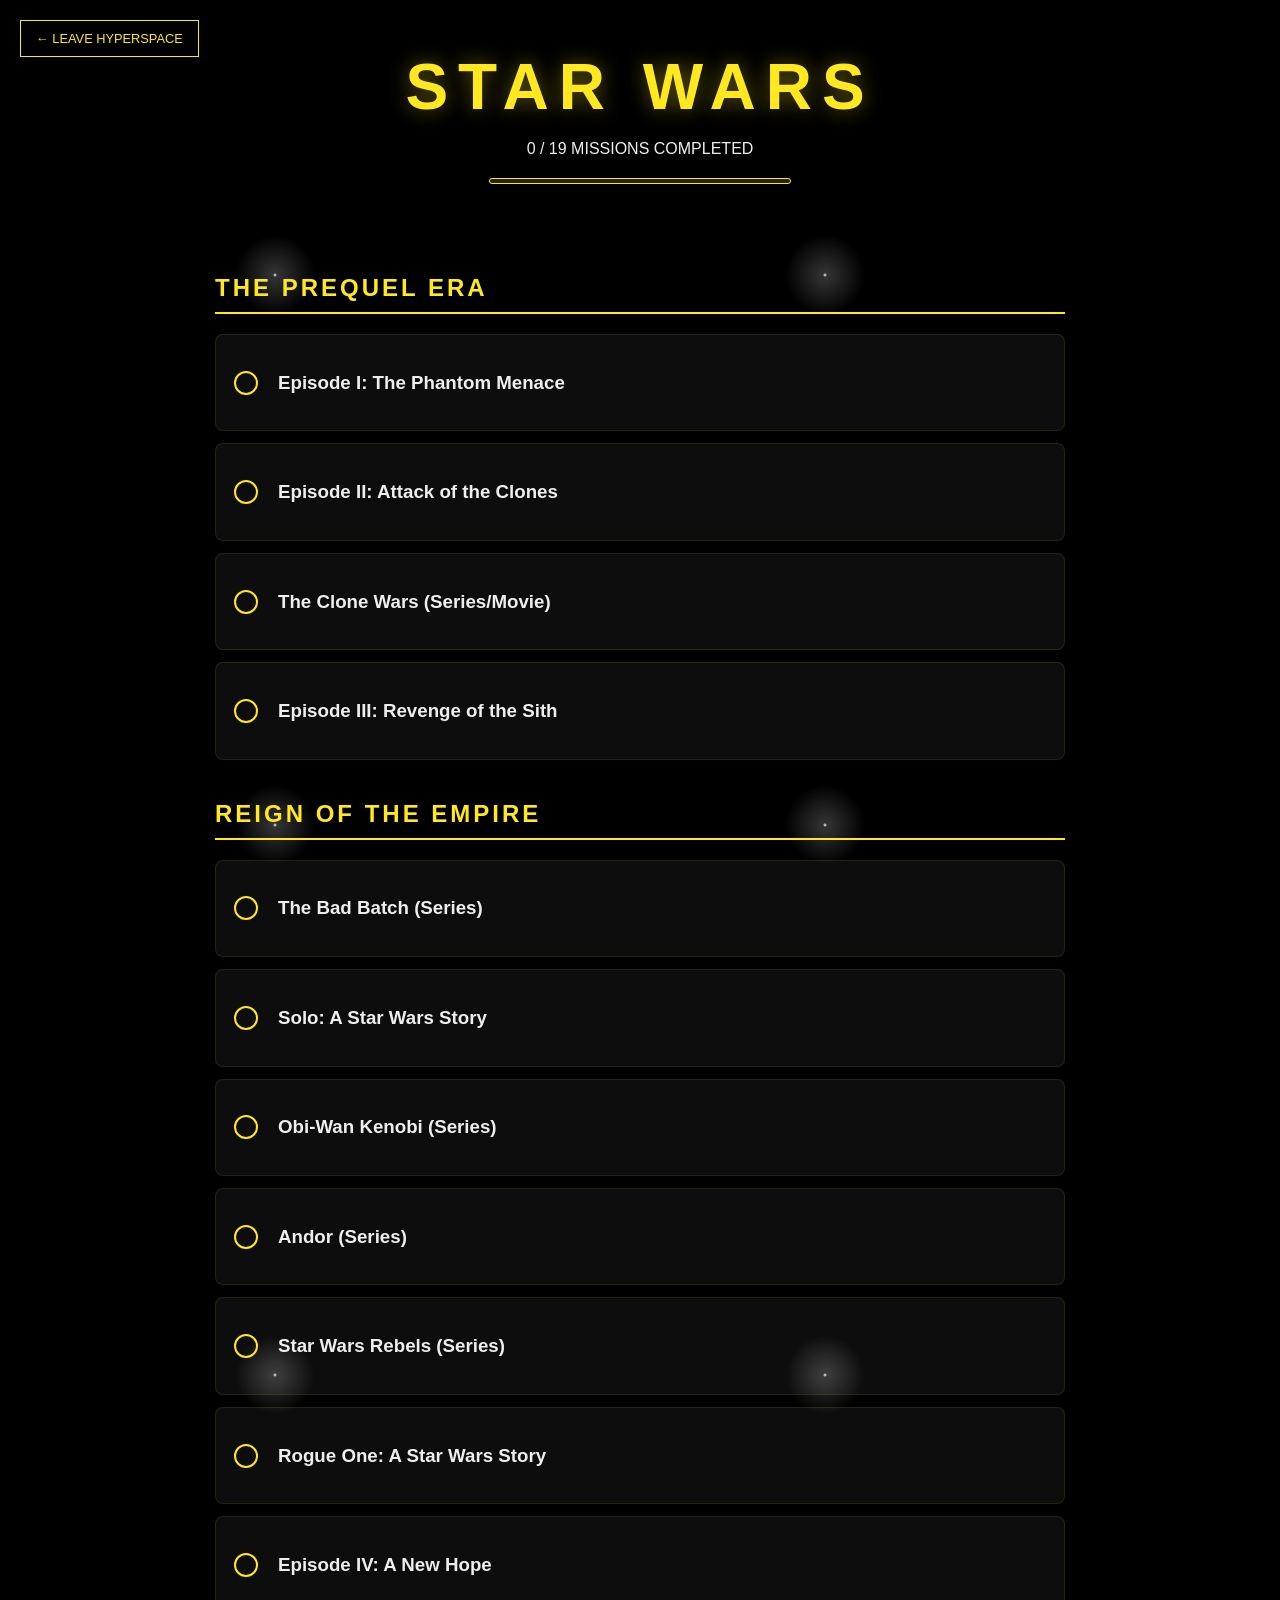
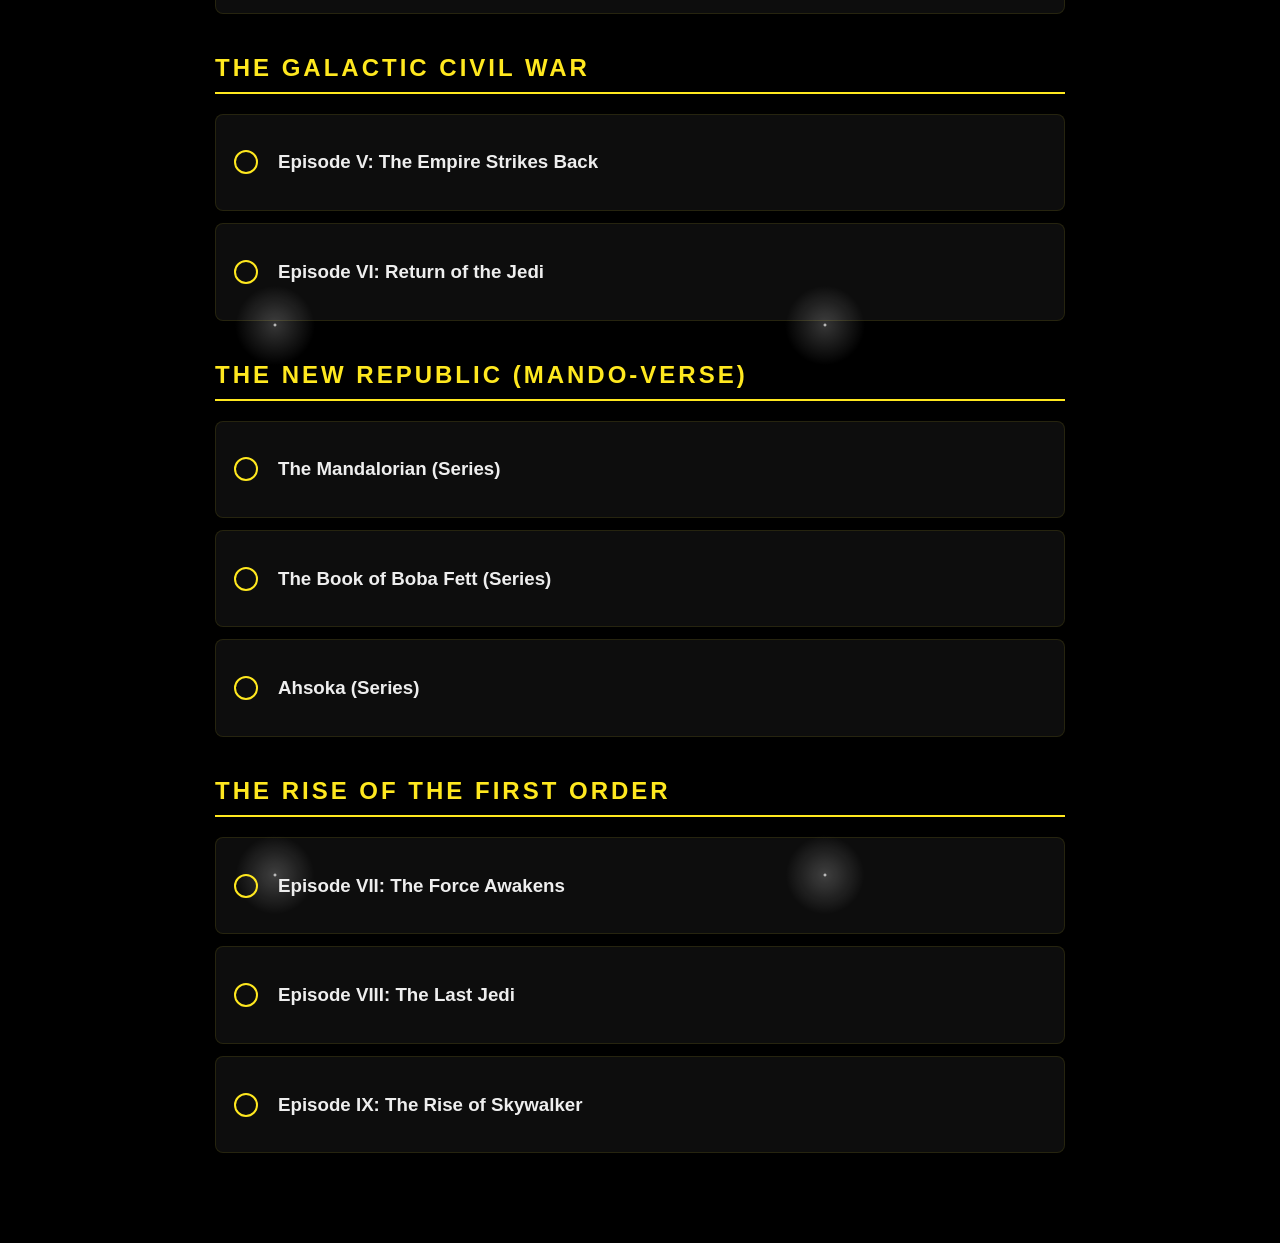
<file: starwars.html>
<!DOCTYPE html>
<html lang="fr">
<head>
    <meta charset="UTF-8">
    <meta name="viewport" content="width=device-width, initial-scale=1.0">
    <title>Star Wars | Galactic Timeline</title>
    <link rel="stylesheet" href="starwars.css">
</head>
<body class="sw-body">
    <a href="movies.html" class="back-button">← LEAVE HYPERSPACE</a>

    <header class="sw-header">
        <h1>STAR <span class="glow">WARS</span></h1>
        <div class="sw-stats">
            <p id="movies-count">0 / 0 MISSIONS COMPLETED</p>
            <div class="sw-progress-bar">
                <div id="progress-fill" class="fill"></div>
            </div>
        </div>
    </header>

    <main id="timeline-container"></main>

    <script src="script-starwars.js"></script>
</body>
</html>
</file>
<file: style.css>
* { margin: 0; padding: 0; box-sizing: border-box; }

body {
    background-color: #050505;
    color: white;
    font-family: 'Montserrat', sans-serif;
    overflow: hidden; /* Empêche le scroll sur l'accueil */
}

.portal-container {
    height: 100vh;
    display: flex;
    flex-direction: column;
    justify-content: center;
    align-items: center;
    background: radial-gradient(circle at center, #1a1a1a 0%, #050505 100%);
}

.portal-header { text-align: center; margin-bottom: 50px; }

.portal-title {
    font-family: 'Oswald', sans-serif;
    font-size: 4rem;
    letter-spacing: 10px;
    margin: 0;
}

.highlight { color: #e50914; text-shadow: 0 0 20px rgba(229, 9, 20, 0.5); }

.portal-subtitle {
    font-size: 1rem;
    letter-spacing: 5px;
    opacity: 0.6;
    margin-top: 10px;
}

.portal-grid {
    display: flex;
    gap: 40px;
    width: 90%;
    max-width: 1000px;
    height: 500px;
}

.portal-card {
    flex: 1;
    position: relative;
    border-radius: 20px;
    overflow: hidden;
    text-decoration: none;
    color: white;
    transition: flex 0.6s cubic-bezier(0.25, 1, 0.5, 1), transform 0.3s;
    border: 1px solid rgba(255,255,255,0.1);
}

/* Image pour MOVIES */
.portal-card.movies { 
    background-image: url('https://images.unsplash.com/photo-1485846234645-a62644f84728?q=80&w=2059&auto=format&fit=crop');
    background-size: cover;
    background-position: center;
}

/* Image pour SERIES */
.portal-card.series { 
    background-image: url('https://images.unsplash.com/photo-1522869635100-9f4c5e86aa37?q=80&w=2070&auto=format&fit=crop');
    background-size: cover;
    background-position: center;
}

.card-overlay {
    position: absolute;
    inset: 0;
    background: linear-gradient(to top, rgba(0,0,0,0.9) 10%, rgba(0,0,0,0.2) 100%);
    transition: background 0.3s;
}

.card-content {
    position: absolute;
    bottom: 40px;
    left: 40px;
    right: 40px;
    z-index: 2;
}

.card-content h2 {
    font-family: 'Oswald', sans-serif;
    font-size: 2.5rem;
    margin-bottom: 5px;
}

.card-content p {
    font-size: 0.9rem;
    opacity: 0.8;
    margin-bottom: 20px;
}

.btn-enter {
    display: inline-block;
    padding: 10px 25px;
    background: white;
    color: black;
    font-weight: bold;
    font-size: 0.8rem;
    border-radius: 5px;
    transition: 0.3s;
}

/* EFFETS AU SURVOL */
.portal-card:hover {
    flex: 1.5; /* La carte s'élargit */
    transform: scale(1.02);
    border-color: #e50914;
}

.portal-card:hover .card-overlay {
    background: linear-gradient(to top, rgba(229, 9, 20, 0.4) 0%, rgba(0,0,0,0.4) 100%);
}

.portal-card:hover .btn-enter {
    background: #e50914;
    color: white;
    box-shadow: 0 0 15px #e50914;
}
/* Image pour ANIME */
.portal-card.anime { 
    background-image: url('https://images.unsplash.com/photo-1613376023733-0a73315d9b06?q=80&w=870&auto=format&fit=crop&ixlib=rb-4.1.0&ixid=M3wxMjA3fDB8MHxwaG90by1wYWdlfHx8fGVufDB8fHx8fA%3D%3D');
    background-size: cover;
    background-position: center;
}
.portal-card.anime:hover {
    border-color: #bc13fe; /* Violet néon */
    box-shadow: 0 0 30px rgba(188, 19, 254, 0.4);
}

.portal-card.anime .btn-enter {
    border-color: #bc13fe;
}

.portal-card.anime:hover .btn-enter {
    background: #bc13fe;
}
/* Adaptation Mobile pour la grille du portail */
@media (max-width: 768px) {
    .portal-grid {
        display: flex;
        flex-direction: column; /* Empile les cartes verticalement */
        align-items: center;    /* Centre les cartes */
        gap: 20px;              /* Espace entre les cartes */
        padding: 10px;
    }

    .portal-card {
        width: 90%;             /* Prend 90% de la largeur du téléphone */
        max-width: 400px;       /* Évite que ce soit trop large sur tablette */
    }

    .portal-header {
        margin-top: 20px;
    }
}
.portal-footer {
    text-align: center;
    margin-top: 40px;
    padding-bottom: 20px;
}

.tiktok-link {
    color: #ffffff;
    text-decoration: none;
    font-family: 'Montserrat', sans-serif;
    font-weight: 700;
    font-size: 0.9rem;
    padding: 10px 20px;
    border: 2px solid #ff0050; /* Couleur TikTok */
    border-radius: 5px;
    transition: background 0.3s;
}
html, body {
    height: 100%; /* Important pour que le footer se positionne en bas */
    margin: 0;
}

.portal-container {
    min-height: 100vh; /* La hauteur minimale est égale à 100% de la vue */
    display: flex;
    flex-direction: column; /* Organise le contenu en colonne */
}

.portal-grid {
    flex: 1; /* Pousse tout le reste vers le haut, le footer vers le bas */
}

.portal-footer {
    margin-top: auto; /* Pousse le footer tout en bas */
    padding: 20px;
    text-align: center;
}

.tiktok-link:hover {
    background: #ff0050;
    color: white;
}
/* Image pour KDRAMA */
.portal-card.kdrama { 
    background-image: url('https://images.unsplash.com/photo-1548777137-1e565912239d?q=80&w=2070&auto=format&fit=crop');
    background-size: cover;
    background-position: center;
}

/* Effet survol KDRAMA */
.portal-card.kdrama:hover {
    border-color: #3498db; /* Bleu néon */
    box-shadow: 0 0 30px rgba(52, 152, 219, 0.4);
}

.portal-card.kdrama .btn-enter {
    border-color: #3498db;
}

.portal-card.kdrama:hover .btn-enter {
    background: #3498db;
    color: white;
}
</file>
<file: coming-soon.css>
.coming-soon-content {
    text-align: center;
    margin-top: 50px;
    padding: 20px;
    color: white;
}

.coming-soon-content h2 {
    font-family: 'Oswald', sans-serif;
    font-size: 3rem;
    margin-bottom: 10px;
}

.tiktok-btn {
    display: inline-block;
    margin-top: 30px;
    padding: 15px 30px;
    background: #ff0050; /* Couleur TikTok */
    color: white;
    text-decoration: none;
    font-family: 'Montserrat', sans-serif;
    font-weight: 700;
    border-radius: 5px;
    transition: transform 0.3s;
}

.tiktok-btn:hover {
    transform: scale(1.05);
}

.back-link {
    color: #888;
    text-decoration: none;
    font-family: 'Montserrat', sans-serif;
}
.coming-soon-content {
    animation: fadeIn 1.5s ease-in;
}

@keyframes fadeIn {
    from { opacity: 0; }
    to { opacity: 1; }
}

/* Responsive pour téléphone */
@media (max-width: 600px) {
    .coming-soon-content h2 { font-size: 2rem; }
}
</file>
<file: dc.css>
body.dc-body {
    background: radial-gradient(circle at top, #001529 0%, #050505 100%);
    color: #e0e0e0;
    font-family: 'Inter', sans-serif;
    margin: 0;
    overflow-x: hidden;
}

.dc-header {
    text-align: center;
    padding: 80px 20px;
    position: relative;
}

h1 {
    font-family: 'Bebas Neue', cursive;
    font-size: 5rem;
    letter-spacing: 10px;
    margin: 0;
    color: #fff;
}

.highlight { color: #0077ff; text-shadow: 0 0 20px #0077ff; }

/* Barre de progression style "Jauge d'énergie" */
.global-progress-bar {
    width: 300px;
    height: 6px;
    background: rgba(255, 255, 255, 0.1);
    margin: 20px auto;
    border-radius: 10px;
    overflow: hidden;
}

.fill {
    height: 100%;
    width: 0%;
    background: #0077ff;
    box-shadow: 0 0 15px #0077ff;
    transition: width 0.5s ease;
}

/* Sections de films */
.phase-section { width: 90%; max-width: 900px; margin: 0 auto 50px auto; }

.phase-title {
    font-family: 'Orbitron', sans-serif;
    text-transform: uppercase;
    font-size: 1.2rem;
    color: #0077ff;
    margin-bottom: 20px;
    letter-spacing: 3px;
}

/* Cartes de films style "Dossiers confidentiels" */
.movie-card {
    background: rgba(0, 119, 255, 0.05);
    border: 1px solid rgba(0, 119, 255, 0.2);
    margin-bottom: 12px;
    padding: 20px;
    border-radius: 4px; /* Plus carré pour le côté tech */
    display: flex;
    align-items: center;
    cursor: pointer;
    transition: all 0.3s ease;
}

.movie-card:hover {
    background: rgba(0, 119, 255, 0.1);
    border-color: #0077ff;
    transform: translateX(10px);
}

.movie-card.watched {
    border-left: 10px solid #0077ff;
    background: rgba(0, 119, 255, 0.2);
}

.check-circle {
    width: 20px;
    height: 20px;
    border: 1px solid #0077ff;
    margin-right: 20px;
    position: relative;
}

.watched .check-circle {
    background: #0077ff;
    box-shadow: 0 0 10px #0077ff;
}

.movie-info h3 {
    margin: 0;
    font-family: 'Orbitron', sans-serif;
    font-size: 1rem;
    letter-spacing: 1px;
}

/* Bouton Retour */
.back-button {
    position: fixed; top: 20px; left: 20px; color: #0077ff; text-decoration: none;
    font-family: 'Orbitron', sans-serif; font-size: 0.8rem;
    border: 1px solid #0077ff; padding: 10px 15px; z-index: 1000;
    background: rgba(0, 0, 0, 0.5); transition: 0.3s;
}

.back-button:hover { background: #0077ff; color: #fff; box-shadow: 0 0 20px #0077ff; }
</file>
<file: fast.css>
body.fast-body {
    background-color: #0b0b0b;
    background-image: url('https://www.transparenttextures.com/patterns/carbon-fibre.png');
    color: #fff;
    font-family: 'Arial Black', sans-serif;
    margin: 0;
    padding-bottom: 50px;
}

.fast-header { text-align: center; padding: 60px 20px; }

h1 { 
    font-size: 3.5rem; 
    font-style: italic; 
    text-transform: uppercase;
    color: #ddd;
    margin: 0;
}

.nitro { color: #00d4ff; text-shadow: 0 0 20px #00d4ff; }

.dashboard { margin-top: 20px; }

.nitro-bar { 
    height: 10px; width: 0%; 
    background: linear-gradient(90deg, #005f73, #00d4ff);
    box-shadow: 0 0 15px #00d4ff;
    transition: width 0.5s cubic-bezier(0.17, 0.67, 0.83, 0.67);
}

.progress-container {
    width: 300px; height: 10px; background: #222;
    margin: 15px auto; border-radius: 20px; overflow: hidden;
    border: 1px solid #444;
}

.phase-section { width: 90%; max-width: 850px; margin: 0 auto 40px auto; }
.phase-title { color: #00d4ff; font-style: italic; border-left: 10px solid #00d4ff; padding-left: 15px; }

.movie-card {
    background: rgba(255, 255, 255, 0.05);
    border: 1px solid #333;
    margin-bottom: 10px; padding: 20px;
    display: flex; align-items: center; cursor: pointer; transition: 0.2s;
}

.movie-card:hover { background: rgba(0, 212, 255, 0.1); border-color: #00d4ff; }
.movie-card.watched { background: rgba(0, 212, 255, 0.2); border-left: 15px solid #00d4ff; }

.check-circle { 
    width: 25px; height: 25px; border: 2px solid #555; 
    margin-right: 20px; border-radius: 3px; /* Forme carrée style racing */
}

.watched .check-circle { background: #00d4ff; box-shadow: 0 0 10px #00d4ff; border-color: #fff; }

.back-button {
    position: fixed; top: 20px; left: 20px; color: #fff; text-decoration: none;
    background: #00d4ff; padding: 10px 20px; font-weight: bold; font-style: italic;
    z-index: 1000; box-shadow: 4px 4px 0 #005f73;
}
</file>
<file: harrypotter.css>
body.hp-body {
    background-color: #0d0b09;
    background-image: linear-gradient(rgba(0,0,0,0.7), rgba(0,0,0,0.7)), url('https://www.transparenttextures.com/patterns/dark-leather.png');
    color: #d4af37; /* Couleur Or */
    font-family: 'Spectral', serif;
    margin: 0;
    padding-bottom: 50px;
}

.hp-header { text-align: center; padding: 60px 20px; }

h1 { 
    font-family: 'Cinzel', serif;
    font-size: 3rem; 
    margin: 0; 
    color: #d4af37;
    text-shadow: 0 0 15px rgba(212, 175, 55, 0.5);
}

.hp-progress-bar {
    width: 280px; height: 8px; background: #1a1510;
    margin: 20px auto; border-radius: 5px; overflow: hidden;
    border: 1px solid #d4af37;
}

.fill { height: 100%; width: 0%; background: linear-gradient(90deg, #8b0000, #d4af37); box-shadow: 0 0 10px #d4af37; transition: width 0.6s ease; }

.phase-section { width: 90%; max-width: 800px; margin: 0 auto 40px auto; }
.phase-title { 
    font-family: 'Cinzel', serif;
    color: #d4af37; 
    text-transform: uppercase; 
    border-bottom: 1px double #d4af37; 
    padding-bottom: 10px; 
    margin-bottom: 25px; 
}

.movie-card {
    background: rgba(40, 30, 20, 0.4);
    border: 1px solid rgba(212, 175, 55, 0.2);
    margin-bottom: 15px; padding: 20px; border-radius: 4px;
    display: flex; align-items: center; cursor: pointer; transition: 0.4s;
}

.movie-card:hover { 
    background: rgba(212, 175, 55, 0.1); 
    box-shadow: inset 0 0 20px rgba(212, 175, 55, 0.1);
}

.movie-card.watched { 
    border-color: #d4af37; 
    background: rgba(212, 175, 55, 0.05);
}

.check-circle { 
    width: 22px; height: 22px; border: 1px solid #d4af37; 
    border-radius: 2px; transform: rotate(45deg); /* Losange style magique */
    margin-right: 25px; transition: 0.3s; 
}

.watched .check-circle { 
    background: #d4af37; 
    box-shadow: 0 0 15px #d4af37; 
}

.back-button {
    position: fixed; top: 20px; left: 20px; color: #d4af37; text-decoration: none;
    font-family: 'Cinzel', serif; border: 1px solid #d4af37; padding: 10px 20px; 
    background: rgba(0,0,0,0.8); z-index: 1000;
}
</file>
<file: hunger.css>
body.hg-body {
    background-color: #1a1a1a;
    background-image: linear-gradient(rgba(0,0,0,0.6), rgba(0,0,0,0.6)), url('https://www.transparenttextures.com/patterns/asfalt-dark.png');
    color: #e0e0e0;
    font-family: 'Oswald', sans-serif;
    margin: 0;
    padding-bottom: 50px;
}

.hg-header { text-align: center; padding: 60px 20px; }

h1 { 
    font-size: 3.5rem; 
    letter-spacing: 5px; 
    margin: 0; 
    color: #fff;
    text-shadow: 2px 2px 0px #444;
}

.fire { color: #ff8c00; text-shadow: 0 0 20px #ff4500; }

.hg-progress-bar {
    width: 300px; height: 10px; background: #333;
    margin: 20px auto; border-radius: 0; /* Plus industriel, pas d'arrondi */
    border: 1px solid #ff8c00;
    overflow: hidden;
}

.fill { 
    height: 100%; width: 0%; 
    background: linear-gradient(90deg, #ff4500, #ff8c00); 
    box-shadow: 0 0 15px #ff4500; 
    transition: width 0.6s ease-in-out; 
}

.phase-section { width: 90%; max-width: 800px; margin: 0 auto 40px auto; }
.phase-title { color: #ff8c00; text-transform: uppercase; border-bottom: 3px solid #333; padding-bottom: 10px; }

.movie-card {
    background: rgba(255, 255, 255, 0.05);
    border: 1px solid #444;
    margin-bottom: 12px; padding: 20px;
    display: flex; align-items: center; cursor: pointer; transition: 0.3s;
}

.movie-card:hover { background: rgba(255, 140, 0, 0.1); border-color: #ff8c00; }
.movie-card.watched { border-left: 10px solid #ff8c00; background: rgba(0, 0, 0, 0.3); }

.check-circle { 
    width: 20px; height: 20px; border: 2px solid #666; 
    margin-right: 20px; position: relative;
}

.watched .check-circle { background: #ff8c00; border-color: #fff; box-shadow: 0 0 10px #ff8c00; }

.back-button {
    position: fixed; top: 20px; left: 20px; color: #ff8c00; text-decoration: none;
    border: 1px solid #ff8c00; padding: 10px 20px; background: #000; z-index: 1000;
}
</file>
<file: jurassic.css>
:root {
    --amber: #ffb400;
    --red-alert: #ff0000;
    --bg-dark: #0a0a0c;
    --card-bg: rgba(20, 20, 25, 0.8);
}

body {
    background-color: var(--bg-dark);
    color: #fff;
    font-family: 'Rajdhani', sans-serif;
    margin: 0;
    overflow-x: hidden;
}

/* Effet Scanline (vielle télé de surveillance) */
.scanline {
    position: fixed;
    top: 0; left: 0; width: 100%; height: 100%;
    background: linear-gradient(rgba(18, 16, 16, 0) 50%, rgba(0, 0, 0, 0.25) 50%), 
                linear-gradient(90deg, rgba(255, 0, 0, 0.06), rgba(0, 255, 0, 0.02), rgba(0, 0, 255, 0.06));
    background-size: 100% 4px, 3px 100%;
    pointer-events: none;
    z-index: 10;
}

.back-link {
    display: inline-block;
    margin: 20px;
    color: var(--amber);
    text-decoration: none;
    font-family: 'Orbitron', sans-serif;
    font-size: 0.8rem;
    letter-spacing: 2px;
}

header {
    text-align: center;
    padding: 40px 0;
    border-bottom: 1px solid rgba(255, 180, 0, 0.2);
}

.main-logo {
    width: 250px;
    filter: drop-shadow(0 0 15px rgba(255, 180, 0, 0.3));
    margin-bottom: 30px;
}

.global-stats { max-width: 500px; margin: 0 auto; }
.label { color: var(--amber); font-size: 0.7rem; letter-spacing: 3px; display: block; margin-bottom: 5px; }
.value { font-family: 'Orbitron', sans-serif; font-size: 2rem; color: #fff; }

.progress-wrapper {
    background: #1a1a1a;
    height: 4px;
    margin-top: 15px;
    border-radius: 2px;
}

.progress-fill {
    height: 100%;
    background: var(--amber);
    width: 0%;
    box-shadow: 0 0 15px var(--amber);
    transition: width 1s cubic-bezier(0.4, 0, 0.2, 1);
}

/* Sections */
.era-title {
    font-family: 'Orbitron', sans-serif;
    color: var(--amber);
    font-size: 1.2rem;
    margin: 50px 0 20px 40px;
    text-transform: uppercase;
    letter-spacing: 5px;
}

.grid {
    display: grid;
    grid-template-columns: repeat(auto-fit, minmax(280px, 1fr));
    gap: 30px;
    padding: 0 40px 50px;
}

/* Movie Cards */
.movie-card {
    background: var(--card-bg);
    border: 1px solid rgba(255, 255, 255, 0.1);
    position: relative;
    cursor: pointer;
    transition: 0.4s;
    border-radius: 2px;
}

.movie-card:hover {
    border-color: var(--amber);
    background: rgba(255, 180, 0, 0.05);
}

.poster-container {
    width: 100%;
    height: 350px;
    overflow: hidden;
    position: relative;
}

.movie-card img {
    width: 100%;
    height: 100%;
    object-fit: cover;
    filter: sepia(0.5) brightness(0.8);
    transition: 0.5s;
}

.movie-card:hover img { filter: sepia(0) brightness(1); transform: scale(1.05); }

.movie-info {
    padding: 20px;
    border-top: 1px solid rgba(255, 255, 255, 0.1);
}

.movie-info h3 { margin: 0; font-size: 1rem; letter-spacing: 1px; }
.movie-info span { color: var(--amber); font-size: 0.8rem; }

/* Watched State */
.movie-card.seen { border-color: var(--amber); }
.movie-card.seen::before {
    content: "SECURED";
    position: absolute;
    top: 15px; right: 15px;
    background: var(--amber);
    color: #000;
    font-size: 0.6rem;
    font-weight: bold;
    padding: 3px 8px;
    z-index: 5;
    font-family: 'Orbitron', sans-serif;
}
/* Garde tes styles de body, header et progress bar d'avant */

.movie-grid {
    display: grid;
    grid-template-columns: repeat(auto-fit, minmax(300px, 1fr));
    gap: 15px;
    padding: 0 40px 40px;
}

.movie-card-item {
    background: rgba(255, 180, 0, 0.03);
    border: 1px solid rgba(255, 180, 0, 0.2);
    padding: 20px;
    cursor: pointer;
    transition: 0.3s;
    position: relative;
    border-left: 4px solid #333;
}

.movie-card-item:hover {
    background: rgba(255, 180, 0, 0.1);
    border-left-color: #ffb400;
}

.movie-id { font-size: 0.6rem; color: #ffb400; font-family: 'Orbitron'; }
.movie-card-item h3 { margin: 10px 0; font-size: 1.2rem; letter-spacing: 1px; }
.movie-year { font-size: 0.8rem; opacity: 0.6; }

.status-indicator {
    margin-top: 15px;
    font-size: 0.7rem;
    font-weight: bold;
    color: #444;
}

/* Style quand c'est coché */
.movie-card-item.seen {
    border-left-color: #ffb400;
    background: rgba(255, 180, 0, 0.15);
}

.movie-card-item.seen .status-indicator {
    color: #ffb400;
    content: "SYSTEM SECURED"; /* On change le texte en JS ou CSS */
}

.movie-card-item.seen::after {
    content: "✓";
    position: absolute;
    top: 10px; right: 15px;
    color: #ffb400;
}
</file>
<file: lotr.css>
body {
    background-color: #050505;
    color: #e0e0e0;
    font-family: 'Georgia', serif; /* Donne un côté ancien livre */
    margin: 0;
    padding-bottom: 50px;
}

.back-link {
    display: inline-block;
    margin: 20px;
    color: #d4af37;
    text-decoration: none;
    font-size: 0.8rem;
    letter-spacing: 2px;
    border: 1px solid rgba(212, 175, 55, 0.2);
    padding: 8px 15px;
}

header {
    text-align: center;
    padding: 50px 0;
    background: linear-gradient(to bottom, #111, #050505);
}

.main-title {
    color: #d4af37;
    letter-spacing: 6px;
    font-weight: 400;
    margin-bottom: 30px;
}

.progress-container {
    max-width: 400px;
    margin: 0 auto;
}

.bar-bg {
    background: #1a1a1a;
    height: 3px;
    margin: 15px 0;
    border-radius: 10px;
}

#main-bar {
    background: #d4af37;
    height: 100%;
    width: 0%;
    transition: 1s cubic-bezier(0.4, 0, 0.2, 1);
    box-shadow: 0 0 15px #d4af37;
}

/* Sections du Tracker */
.era-header {
    text-align: center;
    color: #d4af37;
    font-size: 1.2rem;
    letter-spacing: 4px;
    margin: 60px 0 30px;
    text-transform: uppercase;
}

.movie-list {
    max-width: 700px;
    margin: 0 auto;
    display: flex;
    flex-direction: column;
    gap: 12px;
}

.movie-item {
    background: #0c0c0c;
    border: 1px solid #1a1a1a;
    padding: 20px 30px;
    display: flex;
    justify-content: space-between;
    align-items: center;
    cursor: pointer;
    transition: 0.3s ease;
}

.movie-item:hover {
    border-color: #d4af37;
    background: #111;
}

.movie-item h3 {
    margin: 0;
    font-size: 1.1rem;
    font-weight: 400;
}

.movie-item span {
    color: #666;
    font-size: 0.8rem;
}

/* Style quand coché */
.movie-item.seen {
    border-left: 4px solid #d4af37;
    background: rgba(212, 175, 55, 0.05);
}

.movie-item.seen h3 {
    color: #d4af37;
}

.check-mark {
    color: #333;
    font-size: 1.2rem;
}

.movie-item.seen .check-mark {
    color: #d4af37;
}
</file>
<file: marvel.css>
/* GLOBAL STYLE */
* {
    margin: 0;
    padding: 0;
    box-sizing: border-box;
}

body {
    background: #000;
    color: #fff;
    font-family: "Montserrat", sans-serif;
    padding-bottom: 80px;
}

/* HEADER */
header {
    text-align: center;
    padding: 40px 20px;
    background: linear-gradient(180deg, #0d0d0d, #000);
    border-bottom: 2px solid #ff0000;
}

header h1 {
    font-size: 3rem;
    color: #ff1a1a;
    letter-spacing: 2px;
    text-transform: uppercase;
    text-shadow: 0 0 15px #ff1a1a;
}

header p {
    margin-top: 10px;
    opacity: 0.8;
}

/* SECTION TITLES */
.section-title {
    margin: 60px 20px 20px;
    font-size: 2rem;
    text-transform: uppercase;
    color: #ff1a1a;
    text-shadow: 0 0 10px red;
}

/* SLIDER */
.timeline-row {
    margin-bottom: 60px;
}

.slider {
    display: flex;
    gap: 20px;
    overflow-x: auto;
    padding: 0 20px 20px;
    scroll-behavior: smooth;
}

.slider::-webkit-scrollbar {
    height: 8px;
}

.slider::-webkit-scrollbar-thumb {
    background: #ff1a1a;
    border-radius: 10px;
}

/* MOVIE CARD */
.card {
    min-width: 200px;
    background: rgba(20, 20, 20, 0.7);
    backdrop-filter: blur(10px);
    border: 1px solid #ff1a1a55;
    border-radius: 12px;
    overflow: hidden;
    transition: 0.3s ease;
    box-shadow: 0 0 15px #ff000022;
}

.card:hover {
    transform: translateY(-6px) scale(1.03);
    box-shadow: 0 0 25px #ff000055;
}

/* POSTER IMAGE */
.card img {
    width: 100%;
    height: 280px;
    object-fit: cover;
    border-bottom: 1px solid #ff1a1a55;
}

/* TITLE */
.card h4 {
    padding: 10px;
    font-size: 1rem;
    text-align: center;
}

/* MISSING SECTION */
.missing-section {
    margin-top: 80px;
    padding: 40px 20px;
    border-top: 2px solid #ff0000;
}

.missing-section h2 {
    font-size: 2rem;
    margin-bottom: 25px;
    text-align: center;
    color: #ff1a1a;
    text-shadow: 0 0 10px red;
}

.missing-grid {
    display: grid;
    gap: 25px;
    grid-template-columns: repeat(auto-fit, minmax(220px, 1fr));
}

.missing-card {
    background: rgba(20, 20, 20, 0.7);
    padding: 20px;
    border-radius: 12px;
    border: 1px solid #ff1a1a55;
    text-align: center;
    transition: 0.3s;
}

.missing-card:hover {
    transform: scale(1.05);
    box-shadow: 0 0 20px #ff000055;
}

/* FOOTER */
footer {
    text-align: center;
    margin-top: 50px;
    padding: 20px;
    opacity: 0.7;
}
/* Badge de check */
.check-badge {
    position: absolute;
    top: 10px;
    right: 10px;
    background: #ff1a1a;
    color: white;
    width: 30px;
    height: 30px;
    border-radius: 50%;
    display: flex;
    align-items: center;
    justify-content: center;
    font-weight: bold;
    opacity: 0;
    transition: 0.3s;
    z-index: 2;
    box-shadow: 0 0 10px rgba(255, 0, 0, 0.8);
}

/* Style quand la carte est marquée comme vue */
.card.seen img {
    filter: grayscale(100%) brightness(40%); /* L'image devient grise et sombre */
}

.card.seen .check-badge {
    opacity: 1; /* Le check devient visible */
}

.card.seen {
    border-color: #00ff00; /* Optionnel : bordure verte pour le succès */
    box-shadow: 0 0 15px rgba(0, 255, 0, 0.2);
}

.card {
    position: relative; /* Important pour placer le badge */
    cursor: pointer;
}
/* Hero Section */
.hero {
    height: 60vh;
    display: flex;
    align-items: center;
    justify-content: center;
    text-align: center;
    background: linear-gradient(rgba(0,0,0,0.7), rgba(0,0,0,0.7)), url('../images/hero-bg.jpg'); /* Ajoute une image de fond si tu veux */
    background-size: cover;
    background-attachment: fixed;
    padding: 20px;
}

.hero h1 {
    font-size: 4rem;
    color: #ff1a1a;
    text-transform: uppercase;
    text-shadow: 0 0 20px rgba(255, 0, 0, 0.7);
}

/* Barre de progression par section */
.progress-container {
    margin: 10px 20px;
    background: #222;
    height: 10px;
    border-radius: 5px;
    overflow: hidden;
    max-width: 400px;
}

.progress-bar {
    background: #ff1a1a;
    height: 100%;
    width: 0%;
    transition: width 0.4s ease;
    box-shadow: 0 0 10px #ff1a1a;
}

.period-status {
    font-size: 0.9rem;
    margin-left: 20px;
    opacity: 0.8;
}
.final-stats {
    text-align: center;
    padding: 60px 20px;
    background: linear-gradient(0deg, #1a0000, #000);
    border-top: 2px solid #ff1a1a;
    margin-top: 50px;
}

.final-box {
    background: rgba(255, 0, 0, 0.1);
    display: inline-block;
    padding: 30px 60px;
    border-radius: 20px;
    border: 1px solid #ff1a1a;
    box-shadow: 0 0 30px rgba(255, 0, 0, 0.2);
}

#final-total-counter {
    font-size: 3rem;
    font-weight: bold;
    color: #ff1a1a;
    display: block;
}

#final-percentage {
    font-size: 1.2rem;
    text-transform: uppercase;
    letter-spacing: 2px;
    margin-top: 10px;
}
.back-link {
    position: absolute;
    top: 20px;
    left: 20px;
    color: white;
    text-decoration: none;
    font-size: 0.9rem;
    font-weight: bold;
    background: rgba(255, 255, 255, 0.1);
    padding: 8px 15px;
    border-radius: 20px;
    backdrop-filter: blur(5px); /* Flou derrière le bouton, très tendance */
    border: 1px solid rgba(255, 255, 255, 0.2);
    z-index: 9999; /* Pour qu'il soit au-dessus de tout */
    transition: 0.3s;
}

.back-link:hover {
    background: rgba(255, 255, 255, 0.3);
    transform: translateX(-5px);
}
/* Style pour les cases sans image */
.card {
    background: #1a1a1a;
    border: 1px solid #333;
    padding: 15px;
    border-radius: 10px;
    cursor: pointer;
    text-align: center;
    transition: 0.3s;
    display: flex;
    flex-direction: column;
    justify-content: center;
    align-items: center;
    min-height: 80px; /* Donne une hauteur fixe aux cases */
}

.card.seen {
    border-color: #e50914; /* Rouge quand coché */
    background: #250909;
}

.card h4 {
    margin: 0;
    font-size: 0.9rem;
}

/* Cache le badge si tu ne veux pas le voir ou adapte sa position */
.check-badge {
    display: none; /* Si tu ne veux plus le check */
}
</file>
<file: movies.css>
/* --- STYLE GÉNÉRAL --- */
body {
    background-color: #0a0a0a;
    color: white;
    font-family: 'Segoe UI', sans-serif;
    margin: 0;
    display: flex;
    flex-direction: column;
    align-items: center;
    min-height: 100vh;
}

.main-header {
    text-align: center;
    padding: 50px 20px;
}

/* --- GRILLE --- */
.universe-grid {
    display: grid;
    grid-template-columns: repeat(auto-fit, minmax(400px, 1fr));
    gap: 25px;
    width: 95%;
    max-width: 1100px;
    padding: 20px;
}

/* --- CARTES RECTANGLES HORIZONTALES --- */
.uni-card {
    height: 220px; /* Format rectangle bien horizontal */
    border-radius: 15px;
    text-decoration: none;
    position: relative;
    overflow: hidden;
    display: flex;
    align-items: center;
    justify-content: center;
    background-color: #000;
    border: 1px solid rgba(255, 255, 255, 0.1);
    transition: transform 0.4s ease, border-color 0.4s ease;
}

/* Conteneur pour l'image de fond (permet le zoom sans déborder) */
.uni-card .bg-image {
    position: absolute;
    inset: 0;
    background-size: contain; /* Garde le logo entier */
    background-position: center;
    background-repeat: no-repeat;
    transition: transform 0.6s ease; /* Transition du zoom */
}

/* --- LIENS AVEC TES IMAGES --- */
/* Vérifie bien que les noms correspondent à tes fichiers dans VS Code */
.marvel .bg-image { background-image: url('images/marvel-logo.jpg'); }
.dc .bg-image { background-image: url('images/dc-logo.jpg'); }
.starwars .bg-image { background-image: url('images/star-wars-logo.jpg'); }
.harrypotter .bg-image { background-image: url('images/harry-potter-logo.jpg'); }
.fast .bg-image { background-image: url('images/fast-logo.jpg'); }
.uni-card.fast:hover { border-color: #00d4ff; box-shadow: 0 0 30px rgba(0, 212, 255, 0.4); }
.hunger .bg-image { 
    background-image: url('images/hunger-games-logo.jpg'); 
    background-size: 100%; } 
.twilight .bg-image { 
    background-image: url('images/twilight-logo.jpg'); 
    background-size: 100%;
    background-position: center;
    background-repeat: no-repeat;
}

.uni-card.twilight:hover { 
    border-color: #9abfb8; 
    box-shadow: 0 0 30px rgba(154, 191, 184, 0.3); 
}
/* J'ai supprimé l'accolade en trop ici ! */
.uni-card.hunger:hover { border-color: #ff8c00; box-shadow: 0 0 30px rgba(255, 140, 0, 0.4); }
/* --- EFFET AU SURVOL --- */
.uni-card:hover {
    border-color: #fff;
    z-index: 10;
}

/* Le zoom sur l'image */
.uni-card:hover .bg-image {
    transform: scale(1.1);
}

/* Texte qui apparaît au survol */
.uni-info {
    position: absolute;
    inset: 0;
    background: rgba(0, 0, 0, 0.6); /* Voile sombre pour lire le texte */
    display: flex;
    align-items: center;
    justify-content: center;
    opacity: 0;
    transition: opacity 0.3s ease;
}

.uni-card:hover .uni-info {
    opacity: 1;
}

.uni-info h2 {
    color: white;
    font-size: 2rem;
    text-transform: uppercase;
    letter-spacing: 5px;
    margin: 0;
}
.home-button {
    position: absolute;
    top: 20px;
    left: 20px;
    text-decoration: none;
    color: rgba(255, 255, 255, 0.6);
    font-family: 'Oswald', sans-serif;
    font-size: 0.9rem;
    letter-spacing: 2px;
    border: 1px solid rgba(255, 255, 255, 0.2);
    padding: 10px 20px;
    border-radius: 5px;
    transition: all 0.3s ease;
    display: flex;
    align-items: center;
    gap: 10px;
}

.home-button:hover {
    color: #fff;
    border-color: #e50914; /* Rappel du rouge de la landing page */
    background: rgba(229, 9, 20, 0.1);
    box-shadow: 0 0 15px rgba(229, 9, 20, 0.2);
}
/* Lien vers l'image de Jurassic */
.jurassic .bg-image { 
    background-image: url('images/jurassic-logo.jpg'); 
    background-size: 80%; /* Pour que le logo ne touche pas les bords */
}

/* Effet de survol spécifique (Jaune Jurassic) */
.uni-card.jurassic:hover { 
    border-color: #ffcc00; 
    box-shadow: 0 0 30px rgba(255, 204, 0, 0.4); 
}
/* Style Lord of the Rings */
.uni-card.lotr .bg-image { 
    background-image: url('images/lor-logo.jpg'); 
    background-size: 80%;
}

.uni-card.lotr:hover { 
    border-color: #d4af37; /* Couleur Or de l'Anneau */
    box-shadow: 0 0 30px rgba(212, 175, 55, 0.4); 
}
.rating-badge {
    margin-top: 10px;
    display: flex;
    align-items: center;
    justify-content: center;
    gap: 5px;
    background: rgba(0, 0, 0, 0.6);
    padding: 5px 10px;
    border-radius: 20px;
}

.rating-badge input {
    width: 35px;
    background: transparent;
    border: 1px solid #ffd700;
    color: #ffd700;
    text-align: center;
    border-radius: 5px;
}

.rating-badge button {
    background: #ffd700;
    border: none;
    border-radius: 50%;
    width: 25px;
    height: 25px;
    cursor: pointer;
    font-weight: bold;
    font-size: 10px;
}
/* On s'assure que les infos de la carte sont visibles */
.uni-info {
    z-index: 10;
    display: flex;
    flex-direction: column;
    align-items: center;
    justify-content: center;
}

/* Style de la petite zone de note */
.rating-badge {
    margin-top: 10px;
    background: rgba(0, 0, 0, 0.7); /* Fond noir semi-transparent */
    padding: 5px 12px;
    border-radius: 20px;
    border: 1px solid rgba(255, 255, 255, 0.2);
    display: flex;
    align-items: center;
    gap: 5px;
    pointer-events: auto; /* Permet de cliquer sur l'input même dans un lien */
}

.rating-badge input {
    width: 35px;
    background: none;
    border: none;
    border-bottom: 1px solid #ffd700;
    color: #ffd700;
    font-weight: bold;
    text-align: center;
    outline: none;
}

.rating-badge .slash {
    color: white;
    font-size: 0.8rem;
    font-family: 'Montserrat', sans-serif;
}

.save-btn {
    background: #ffd700;
    border: none;
    color: black;
    font-weight: bold;
    padding: 2px 8px;
    border-radius: 10px;
    cursor: pointer;
    font-size: 10px;
}
</file>
<file: starwars.css>
body.sw-body {
    background-color: #000;
    background-image: radial-gradient(white, rgba(255,255,255,.2) 2px, transparent 40px);
    background-size: 550px 550px; /* Petit effet d'étoiles simple */
    color: #eee;
    font-family: 'Segoe UI', Roboto, Helvetica, Arial, sans-serif;
    margin: 0;
    padding-bottom: 50px;
}

.sw-header { text-align: center; padding: 50px 20px; }

h1 { 
    font-size: 4rem; 
    letter-spacing: 10px; 
    margin: 0; 
    color: #ffe81f; /* Le jaune Star Wars */
    text-shadow: 0 0 20px rgba(255, 232, 31, 0.4);
}

.sw-progress-bar {
    width: 300px; height: 4px; background: #222;
    margin: 20px auto; border-radius: 10px; overflow: hidden;
    border: 1px solid #ffe81f;
}

.fill { height: 100%; width: 0%; background: #ffe81f; box-shadow: 0 0 10px #ffe81f; transition: width 0.5s ease; }

.phase-section { width: 90%; max-width: 850px; margin: 0 auto 40px auto; }
.phase-title { color: #ffe81f; text-transform: uppercase; letter-spacing: 3px; border-bottom: 2px solid #ffe81f; padding-bottom: 10px; margin-bottom: 20px; }

.movie-card {
    background: rgba(255, 255, 255, 0.05);
    border: 1px solid rgba(255, 232, 31, 0.1);
    margin-bottom: 12px; padding: 18px; border-radius: 8px;
    display: flex; align-items: center; cursor: pointer; transition: 0.3s;
}

.movie-card:hover { background: rgba(255, 232, 31, 0.05); transform: scale(1.01); }
.movie-card.watched { border-color: #ffe81f; background: rgba(255, 232, 31, 0.1); }

.check-circle { width: 20px; height: 20px; border: 2px solid #ffe81f; border-radius: 50%; margin-right: 20px; transition: 0.3s; }
.watched .check-circle { background: #ffe81f; box-shadow: 0 0 15px #ffe81f; }

.back-button {
    position: fixed; top: 20px; left: 20px; color: #ffe81f; text-decoration: none;
    border: 1px solid #ffe81f; padding: 10px 15px; background: black; z-index: 1000; font-size: 0.8rem;
}
</file>
